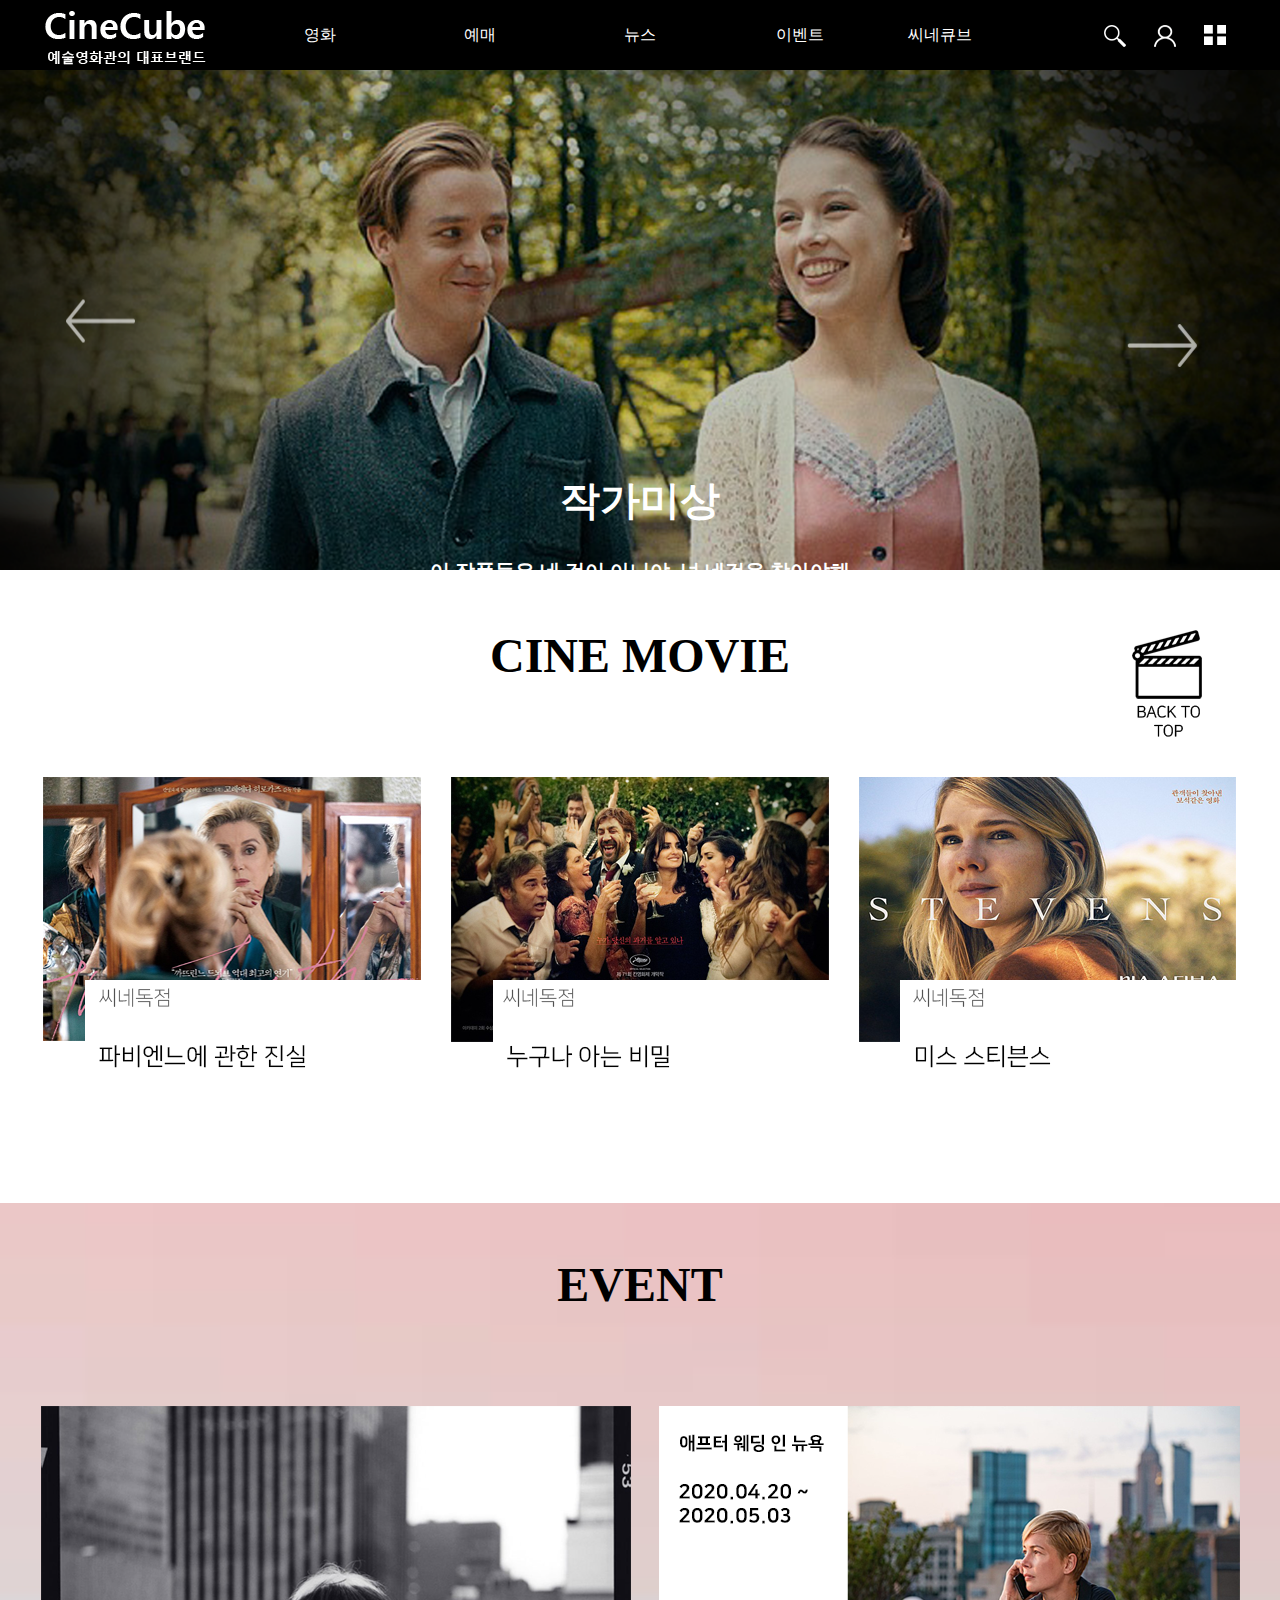
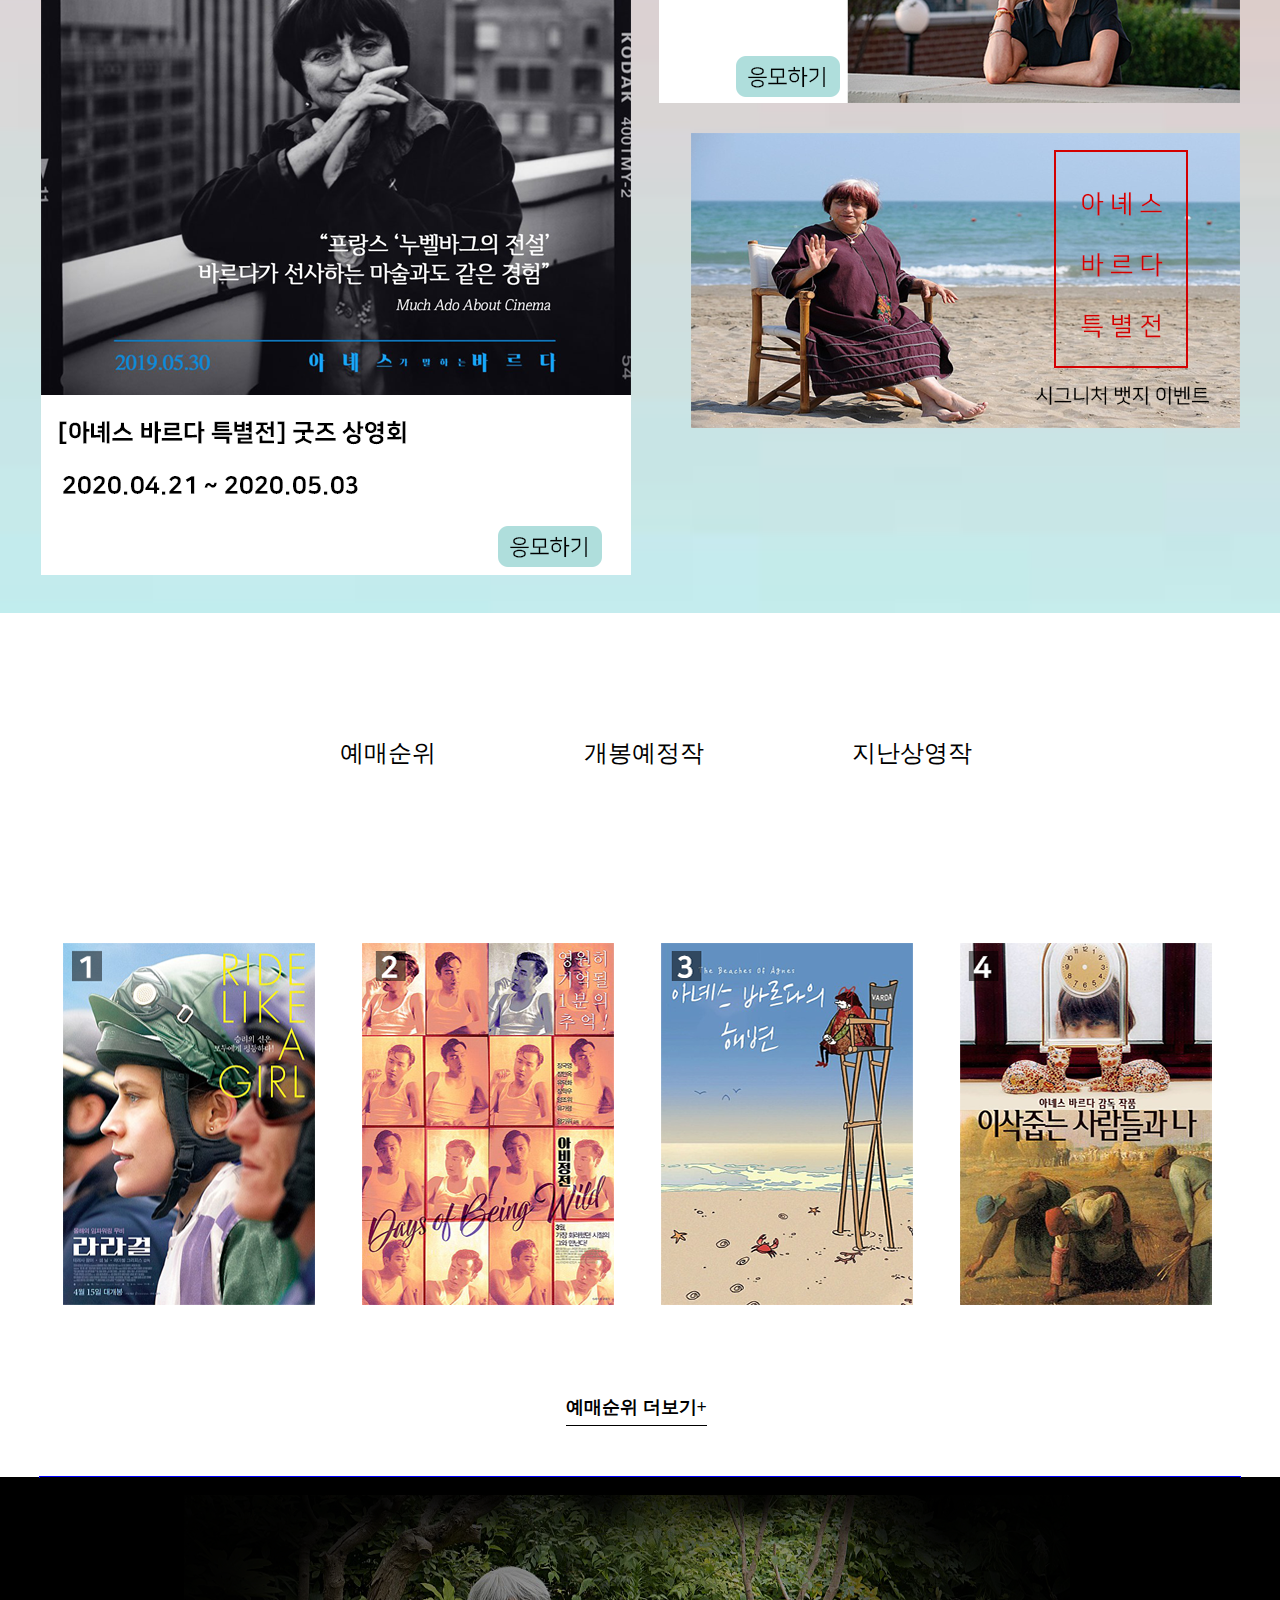
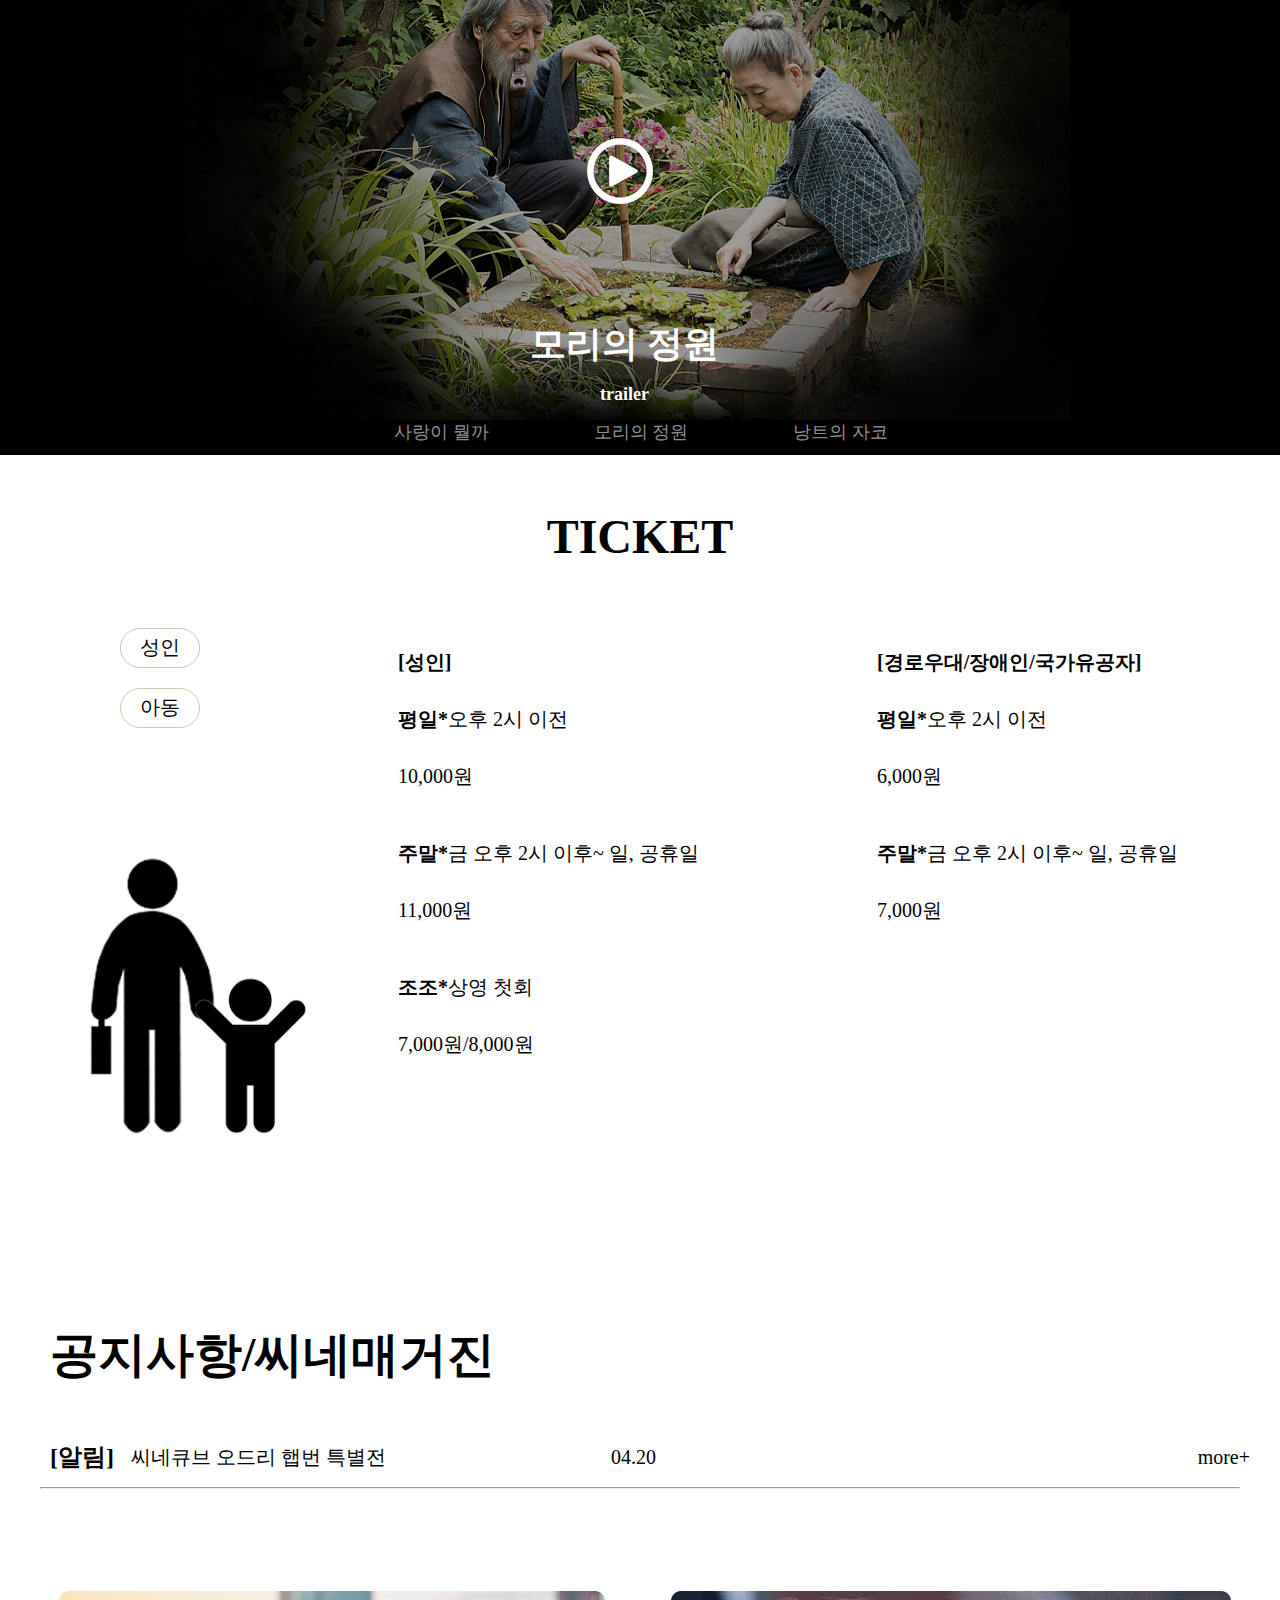
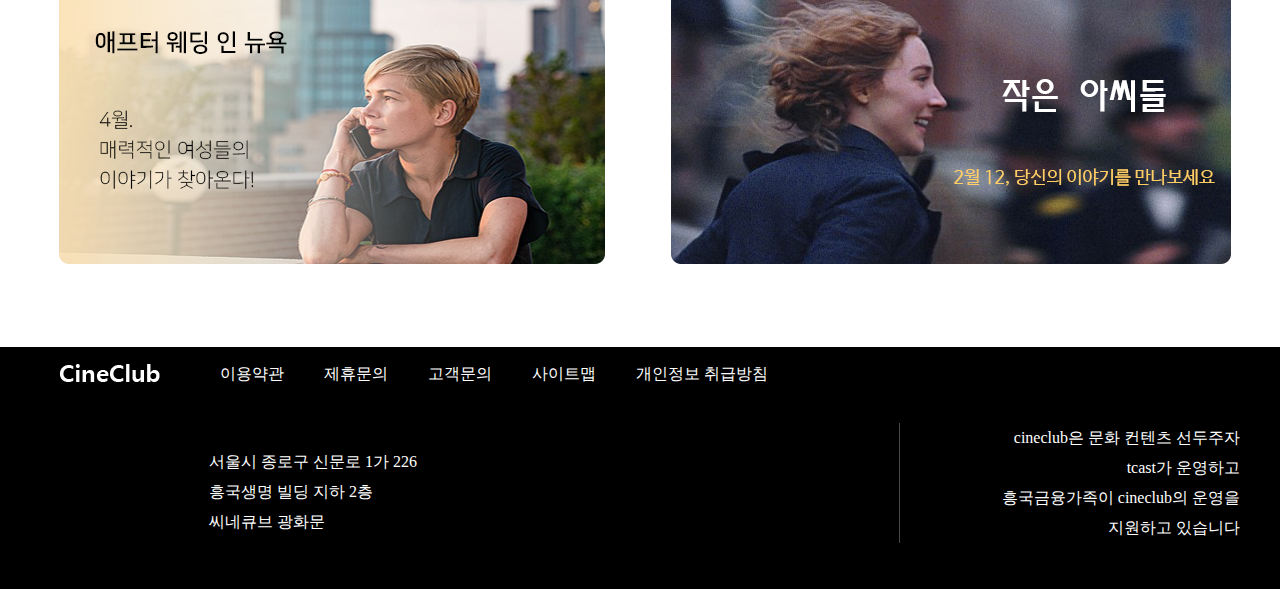
<file: index.html>
<!DOCTYPE html>
<html lang="en">
<head>
    <meta charset="UTF-8">
    <meta name="viewport" content="width=device-width, initial-scale=1.0">
    <title>cinecube_main</title>
<link href="01_main/style.css" rel="stylesheet">
<script src="https://ajax.googleapis.com/ajax/libs/jquery/3.4.1/jquery.min.js"></script>
<script src="01_main/custom.js" type="text/javascript"></script>
</head>

<body>
    <header>
        
        <div class="wrap">
            <div class="logo">
                <a href="01_main/index.html"><img src="01_main/img/1.png" alt="logo"></a>
            </div>
        	
            <ul class="gnb">
                <li><a href="#">영화</a>
					<ul class="sub">
                    	<li><a href="02_movie/movie.html">현재상영작</a></li>
                        <li><a href="#">상영예정작</a></li>
                        <li><a href="#">지난상영작</a></li>
                        <li><a href="#">씨네큐브 수입 배급작</a></li>
                        <li><a href="#">기획전</a></li>
                    </ul>
                </li>
                <li><a href="#">예매</a>
					<ul class="sub">
                    	<li><a href="03_ticket/ticket.html">예매</a></li>
                        <li><a href="#">예매 확인/취소</a></li>
                        <li><a href="#">상영시간표</a></li>
                        <li><a href="#">비회원예매</a></li>
                        <li><a href="#">비회원예매 확인/취소</a></li>
                        <li><a href="#">예매 안내</a></li>
                    </ul>
                </li>
                <li><a href="#">뉴스</a>
                	<ul class="sub">
                    	<li><a href="05_notice/notice.html">공지사항</a></li>
                        <li><a href="#">뉴스레터</a></li>
                        <li><a href="#">매거진</a></li>
                            
                    </ul>
                </li>
                <li><a href="#">이벤트</a>
                	<ul class="sub">
                    	<li><a href="06_event/event.html">진행중 이벤트</a></li>
                        <li><a href="#">당첨자 발표</a></li>
                        <li><a href="#">종료 이벤트</a></li>
                        <li><a href="#">영화 토크</a></li>
                            
                    </ul>
                </li>
                <li><a href="#">씨네큐브</a>
                	<ul class="sub">
                    	<li><a href="04_intro/intro.html">씨네큐브</a></li>
                        <li><a href="#">시설안내</a></li>
                        <li><a href="#">관람안내</a></li>
                        <li><a href="#">위치안내</a></li>
                        <li><a href="#">주차안내</a></li>
                    
                    </ul>
                </li>
            </ul>
            <ul class="icon">
                <li class="searching"><a href="#"><img src="01_main/img/28.png"></a></li>
                <li><a href="#"><img src="01_main/img/29.png"></a></li>
                <li class="cube"><a href="#"><img src="01_main/img/30.png"></a></li>
        	</ul>
            <div class="aside_menu">
            	<button>로그인을 해주세요.</button>
             
                <div class="x_icon">
                	<img src="01_main/img/80.png" alt="x">
                </div>
                <div class="contents">
                	<div class="co1">
                    	<a href="#"><p>예매<br>확인/취소</p></a>
                    </div>
                    <div class="co2">
                    	<a href="#"><p>1:1문의</p></a>
                    </div>
                    <div class="co3">
                    	<a href="#"><p>멤버십<br>가이드</p></a>
                    </div>
                    <div class="co4">
                    	<a href="#"><p>고객문의</p></a>
                    </div>
                    
                </div>
                <div class="ad_b">
                	<img src="01_main/img/78.png">
                </div>
            </div><!--.aside_menu END-->
			<div class="aside_search">
            	<input type="search" id="search_box" placeholder="검색어를 입력하세요.">
               	<div class="x_icon">
                	<img src="01_main/img/80.png" alt="x">
                </div> 
                <div class="ad_b">
                	<img src="01_main/img/79.png">
                </div>
            </div>
      		
        </div>
        <div class="subBg"></div>
     	

    </header>
    <section id="one">  
    	<div class="top">
        	<img src="01_main/img/43.png">
        </div>  
    	<div class="wrap">
    		<ul class="slide">
            	<li>
                	<a href="#"><img src="01_main/img/2.png"></a>
                    <ul class="text">
                    	<li>작가미상</li>
                    	<li>이 작품들은 네 것이 아니야. 넌 네것을 찾아야해</li>

                	</ul>
                </li>
                <li>
                	<a href="#"><img src="01_main/img/811.png"></a>
                	<ul class="text">
                    	<li>아비정전</li>
                    	<li>1분이 쉽게 지날 줄 알았는데 영원할 수도 있더군요.</li>

                	</ul>
                </li>
         		<li>
                	<a href="#"><img src="01_main/img/822.png"></a>
                    <ul class="text">
                    	<li>라 라 걸</li>
                    	<li>승리의 신은 모두에게 평등해</li>

                	</ul>
                </li>



            </ul><!--.slide END-->
 
           	<div class="direct">
            	<button class="left"><img src="01_main/img/4.png" alt="left"></button>
                <button class="right"><img src="01_main/img/3.png" alt="right"></button>
            </div>
    </section>
    
    <section id="two">
        <div class="wrap">
                <h2>CINE MOVIE</h2>
                <div class="list">
                    <img src="01_main/img/5.png">
                    <img src="01_main/img/6.png">
                    <img src="01_main/img/7.png">
                </div>
        </div>

    </section>
    <section id="three">
    	<div class="wrap">
            <h2>EVENT</h2>
            
            <div class="first">
            	<img src="01_main/img/27.png">
                <a href="#"><img src="01_main/img/21.png"></a>
               
            </div>
             <div class="second">
            	<img src="01_main/img/26.png">
                <a href="#"><img src="01_main/img/21.png"></a>
               
            </div>
             <div class="third">
            	<img src="01_main/img/10.png">
               
            </div>
            
         </div><!-- wrap end-->
    </section>
    <section id="four">
    	<div class="wrap">
        	<ul>
            	<li id="ranking"><a href="#">예매순위</a></li>
                <li id="coming"><a href="#">개봉예정작</a></li>
                <li id="previous"><a href="#">지난상영작</a></li>
            </ul>
            <div class="img_list">
            	<a href="#"><img src="01_main/img/13.png"></a>					                <a href="#"><img src="01_main/img/14.png"></a>               
                <a href="#"><img src="01_main/img/15.png"></a>				                <a href="#"><img src="01_main/img/16.png"></a>     		    <button class="more"><a href="02_movie/movie.html">예매순위 더보기+</a></button>
            </div>

            <div class="coming_list">
            	<a href="#"><img src="01_main/img/83.png"></a>					                <a href="#"><img src="01_main/img/84.png"></a>               
                <a href="#"><img src="01_main/img/85.png"></a>				                <a href="#"><img src="01_main/img/86.png"></a>     		    <button class="more "><a href="#">개봉예정작 더보기+</a></button>
            </div>

            <div class="previous_list">
            	<a href="#"><img src="01_main/img/87.png"></a>					                <a href="#"><img src="01_main/img/88.png"></a>               
                <a href="#"><img src="01_main/img/89.png"></a>				                <a href="#"><img src="01_main/img/90.png"></a>     			<button class="more"><a href="#">지난상영작 더보기+</a></button>
            </div>
  
        </div><!--wrap END-->	
    </section>
    <section id="five">
    	<div class="wrap">
        	<div class="to">
                <div class="bg">
                    <img class="bg1" src="01_main/img/22.png">
                    <img class="bg2" src="01_main/img/23.png">
                    <img class="bg3" src="01_main/img/91.png">
                </div>
                <div class="play">
                    <img src="01_main/img/24.png">
                </div>
                <div class="tit">
                	<div class="tit1">
                        <h3>모리의 정원</h3>
                        <h5>trailer</h5>
                    </div>
                    <div class="tit2">
                        <h3>사랑이 뭘까</h3>
                        <h5>trailer</h5>
                    </div>
                     <div class="tit3">
                        <h3>낭트의 자코</h3>
                        <h5>trailer</h5>
                    </div>
                </div>
             </div>
             
            <ul class="bottom">
            	<li class="love"><button>사랑이 뭘까</button></li>
                <li class="garden"><button>모리의 정원</button></li>
                <li class="jaco"><button>낭트의 자코</button></li>
            </ul>
        </div>
    </section>
    <section id="six">
    	<div class="wrap">
        	<h2>TICKET</h2>
            <button class="adult">성인</button>
            <button class="kid">아동</button>
            <div class="sticker">
            	<img src="01_main/img/17.png">
                <img src="01_main/img/18.png">
            </div>
            <div class="price_a au">
            	<div class="left">
                    <h3>[성인]</h3>
                    <h4>평일*<em>오후 2시 이전</em></h4>
                    <p>10,000원</p>
                        
                    
                    <h4>주말*<em>금 오후 2시 이후~ 일, 공휴일</em></h4>
                    <p>11,000원</p>
                    
                    <h4>조조*<em>상영 첫회</em></h4>
                    <p>7,000원/8,000원</p>
                 </div>
                 <div class="right">
                 	<h3>[경로우대/장애인/국가유공자]</h3>
                    <h4>평일*<em>오후 2시 이전</em></h4>
                    <p>6,000원</p>
                    
                    <h4>주말*<em>금 오후 2시 이후~ 일, 공휴일</em></h4>
                    <p>7,000원</p>
                        
                 
                 </div>
                
              
                
            </div>
            <div class="price_a k">
            	<div class="left">
                    <h3>[아동]</h3>
                    <h4>평일*<em>오후 2시 이전</em></h4>
                    <p>5,000원</p>
                        
                    
                    <h4>주말*<em>금 오후 2시 이후~ 일, 공휴일</em></h4>
                    <p>6,000원</p>
                    
                    <h4>조조*<em>상영 첫회</em></h4>
                    <p>3,000원/4,000원</p>
                 </div>
            
            </div>
        </div>
    </section>
    <section id="seven">
    	<div class="wrap">
        	<h2>공지사항/씨네매거진</h2>
            <ul class="notice" style="display:flex; width:100%;">
            	<li><strong>[알림]</strong></li>
                <li>씨네큐브 오드리 햅번 특별전</li>
                <li>04.20</li>
                <li><a href="05_notice/notice.html">more+</a></li>
            </ul>
            <hr>
            <ul class="ad">
            	<li><a href="#"><img src="01_main/img/19.png"></a></li>
                <li><a href="#"><img src="01_main/img/92.png"></a></li>
            </ul>
        </div>
  
    </section>
    <footer>
    	<div class="wrap">
        	<div class="b_logo">
            	<a href="../05_cine/index.html"><img src="01_main/img/25.png"></a>
            </div>
            <ul class="b_gnb">
            	<li><a href="#">이용약관</a></li>
                <li><a href="#">제휴문의</a></li>
                <li><a href="#">고객문의</a></li>
                <li><a href="#">사이트맵</a></li>
                <li><a href="#">개인정보 취급방침</a></li>
            </ul>
            <div class="b_left">
            	<p>서울시  종로구 신문로 1가 226<br>
				흥국생명 빌딩 지하 2층<br>
				씨네큐브 광화문</p>
            </div>

            
            <div class="b_right">
            <p>cineclub은 문화 컨텐츠 선두주자<br> 
			   tcast가 운영하고 <br>
			   흥국금융가족이 cineclub의 운영을 <br>
			   지원하고 있습니다</p>
            </div>
        </div>
    </footer>
</body>
</html>
</file>
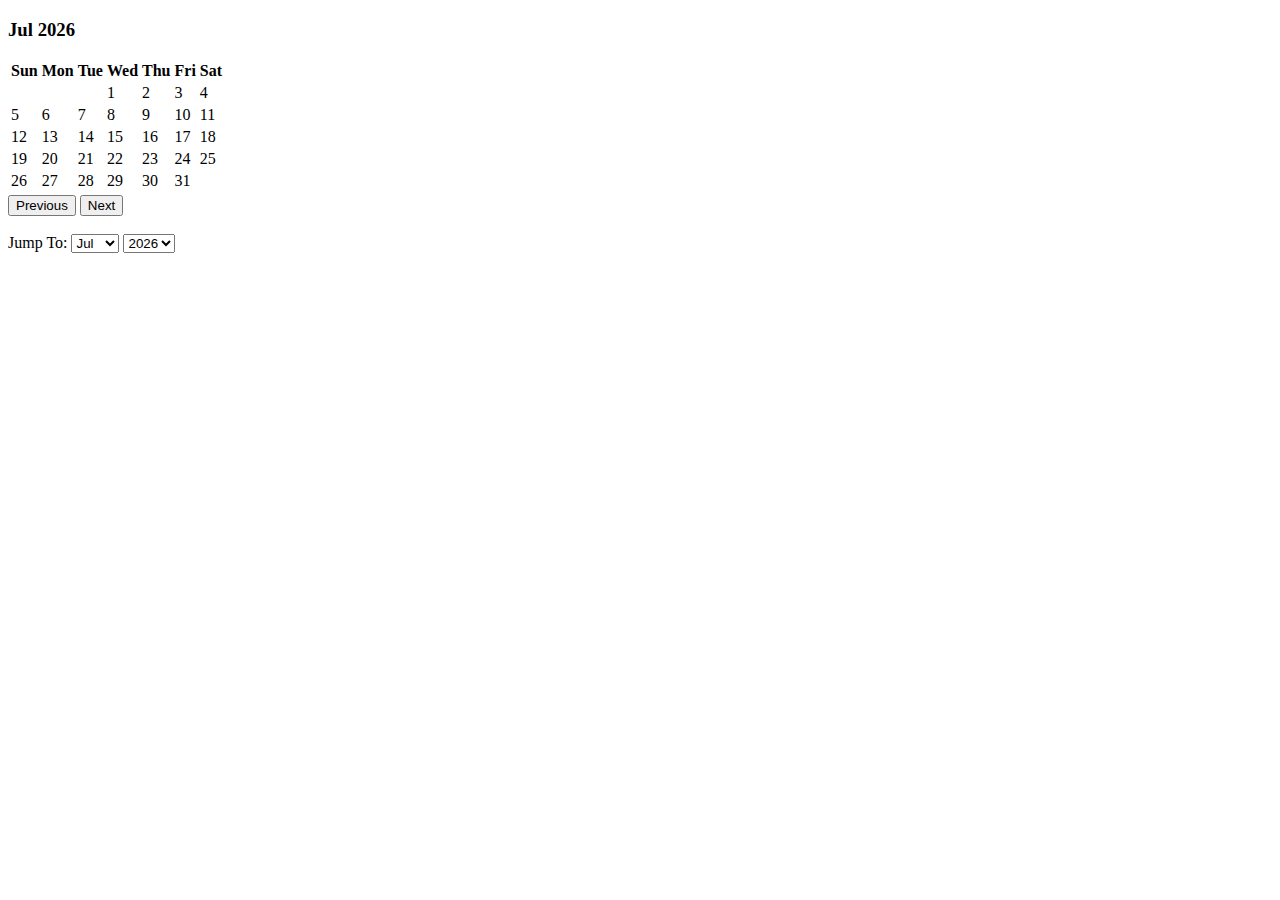
<file: 03_ticket/index.html>
<!DOCTYPE html>
<html lang="en">
<head>
    <meta charset="UTF-8">
    <title>Calendar</title>

    <meta name="viewport" content="width=device-width, initial-scale=1, shrink-to-fit=no">
    <!-- Bootstrap CSS -->
    <link rel="stylesheet" href="https://stackpath.bootstrapcdn.com/bootstrap/4.1.0/css/bootstrap.min.css"
          integrity="sha384-9gVQ4dYFwwWSjIDZnLEWnxCjeSWFphJiwGPXr1jddIhOegiu1FwO5qRGvFXOdJZ4" crossorigin="anonymous">

</head>
<body>
<div class="container col-sm-4 col-md-7 col-lg-4 mt-5">
    <div class="card">
        <h3 class="card-header" id="monthAndYear"></h3>
        <table class="table table-bordered table-responsive-sm" id="calendar">
            <thead>
            <tr>
                <th>Sun</th>
                <th>Mon</th>
                <th>Tue</th>
                <th>Wed</th>
                <th>Thu</th>
                <th>Fri</th>
                <th>Sat</th>
            </tr>
            </thead>

            <tbody id="calendar-body">

            </tbody>
        </table>

        <div class="form-inline">

            <button class="btn btn-outline-primary col-sm-6" id="previous" onclick="previous()">Previous</button>

            <button class="btn btn-outline-primary col-sm-6" id="next" onclick="next()">Next</button>
        </div>
        <br/>
        <form class="form-inline">
            <label class="lead mr-2 ml-2" for="month">Jump To: </label>
            <select class="form-control col-sm-4" name="month" id="month" onchange="jump()">
                <option value=0>Jan</option>
                <option value=1>Feb</option>
                <option value=2>Mar</option>
                <option value=3>Apr</option>
                <option value=4>May</option>
                <option value=5>Jun</option>
                <option value=6>Jul</option>
                <option value=7>Aug</option>
                <option value=8>Sep</option>
                <option value=9>Oct</option>
                <option value=10>Nov</option>
                <option value=11>Dec</option>
            </select>


            <label for="year"></label><select class="form-control col-sm-4" name="year" id="year" onchange="jump()">
            <option value=1990>1990</option>
            <option value=1991>1991</option>
            <option value=1992>1992</option>
            <option value=1993>1993</option>
            <option value=1994>1994</option>
            <option value=1995>1995</option>
            <option value=1996>1996</option>
            <option value=1997>1997</option>
            <option value=1998>1998</option>
            <option value=1999>1999</option>
            <option value=2000>2000</option>
            <option value=2001>2001</option>
            <option value=2002>2002</option>
            <option value=2003>2003</option>
            <option value=2004>2004</option>
            <option value=2005>2005</option>
            <option value=2006>2006</option>
            <option value=2007>2007</option>
            <option value=2008>2008</option>
            <option value=2009>2009</option>
            <option value=2010>2010</option>
            <option value=2011>2011</option>
            <option value=2012>2012</option>
            <option value=2013>2013</option>
            <option value=2014>2014</option>
            <option value=2015>2015</option>
            <option value=2016>2016</option>
            <option value=2017>2017</option>
            <option value=2018>2018</option>
            <option value=2019>2019</option>
            <option value=2020>2020</option>
            <option value=2021>2021</option>
            <option value=2022>2022</option>
            <option value=2023>2023</option>
            <option value=2024>2024</option>
            <option value=2025>2025</option>
            <option value=2026>2026</option>
            <option value=2027>2027</option>
            <option value=2028>2028</option>
            <option value=2029>2029</option>
            <option value=2030>2030</option>
        </select></form>
    </div>
</div>
<!--<button name="jump" onclick="jump()">Go</button>-->
<script src="scripts.js"></script>

<!-- Optional JavaScript for bootstrap -->
<!-- jQuery first, then Popper.js, then Bootstrap JS -->
<script src="https://code.jquery.com/jquery-3.3.1.slim.min.js"
        integrity="sha384-q8i/X+965DzO0rT7abK41JStQIAqVgRVzpbzo5smXKp4YfRvH+8abtTE1Pi6jizo"
        crossorigin="anonymous"></script>
<script src="https://cdnjs.cloudflare.com/ajax/libs/popper.js/1.14.0/umd/popper.min.js"
        integrity="sha384-cs/chFZiN24E4KMATLdqdvsezGxaGsi4hLGOzlXwp5UZB1LY//20VyM2taTB4QvJ"
        crossorigin="anonymous"></script>
<script src="https://stackpath.bootstrapcdn.com/bootstrap/4.1.0/js/bootstrap.min.js"
        integrity="sha384-uefMccjFJAIv6A+rW+L4AHf99KvxDjWSu1z9VI8SKNVmz4sk7buKt/6v9KI65qnm"
        crossorigin="anonymous"></script>


</body>
</html>
</file>
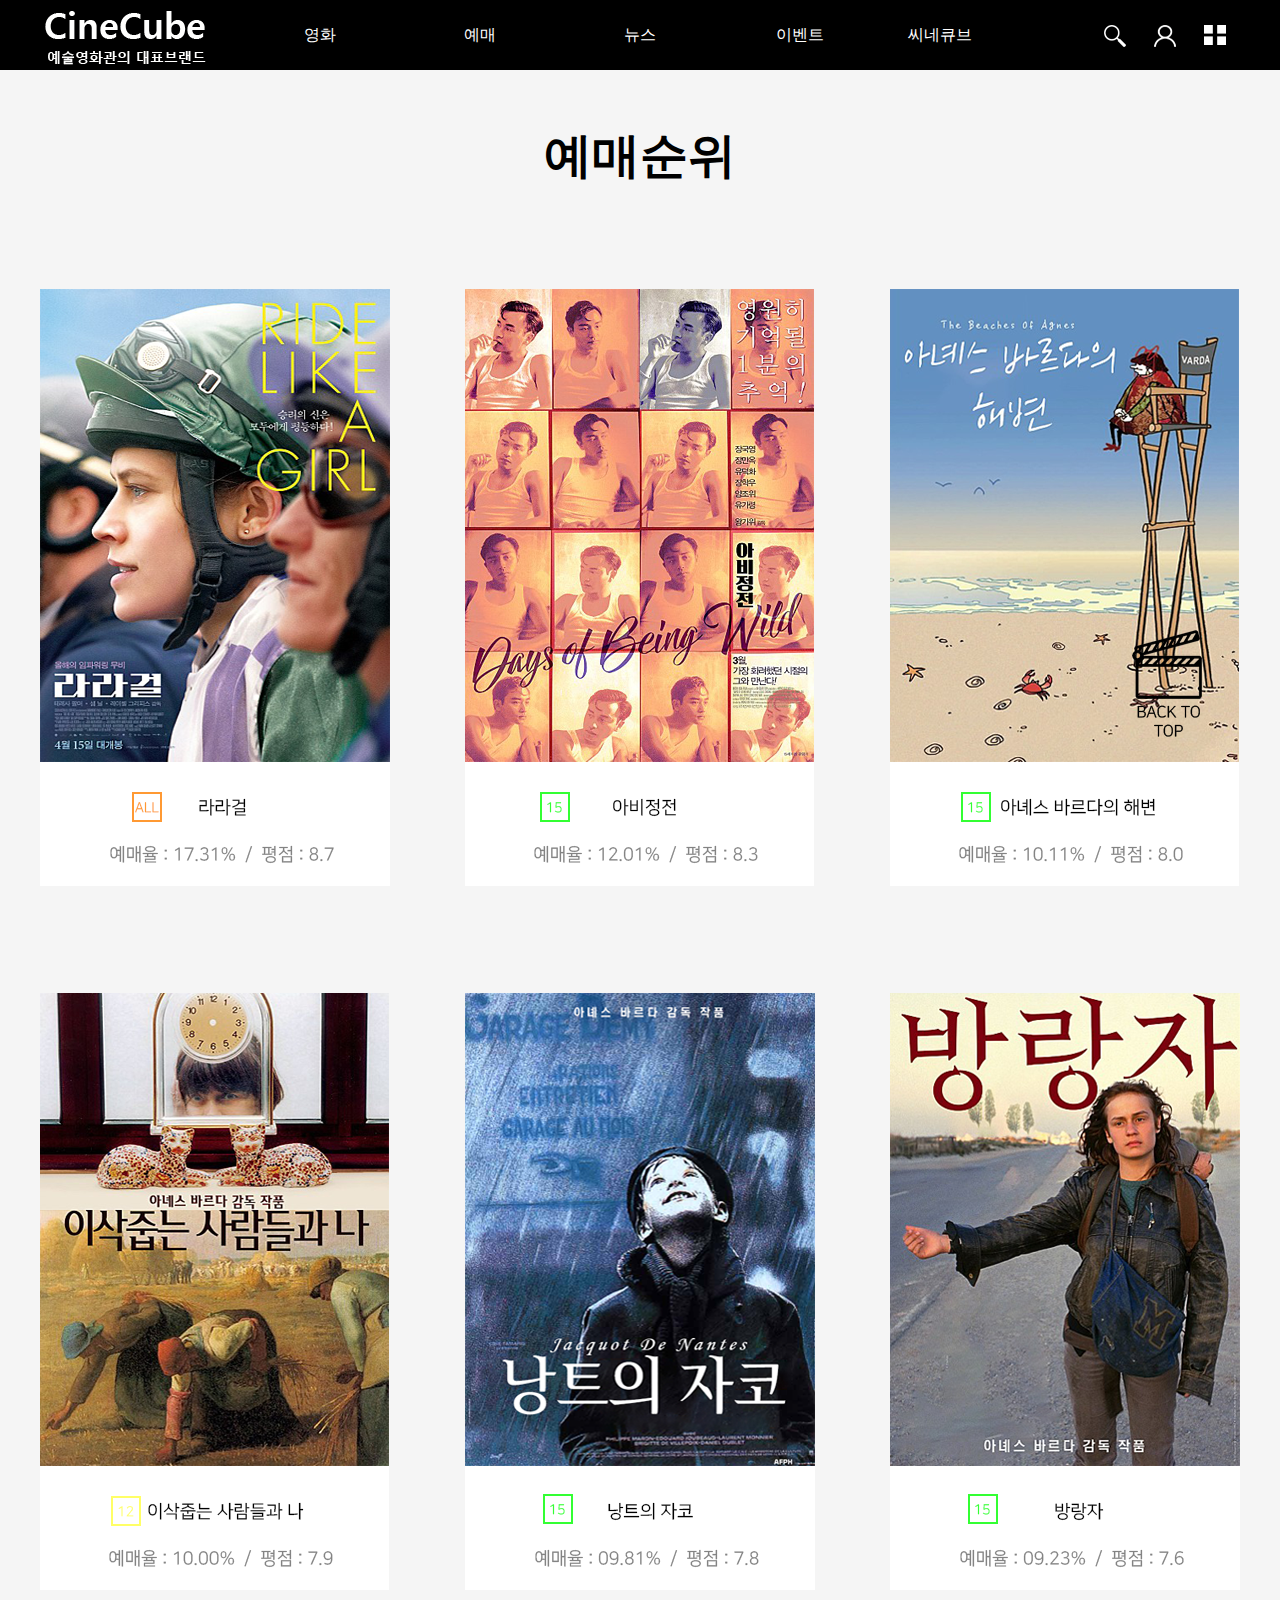
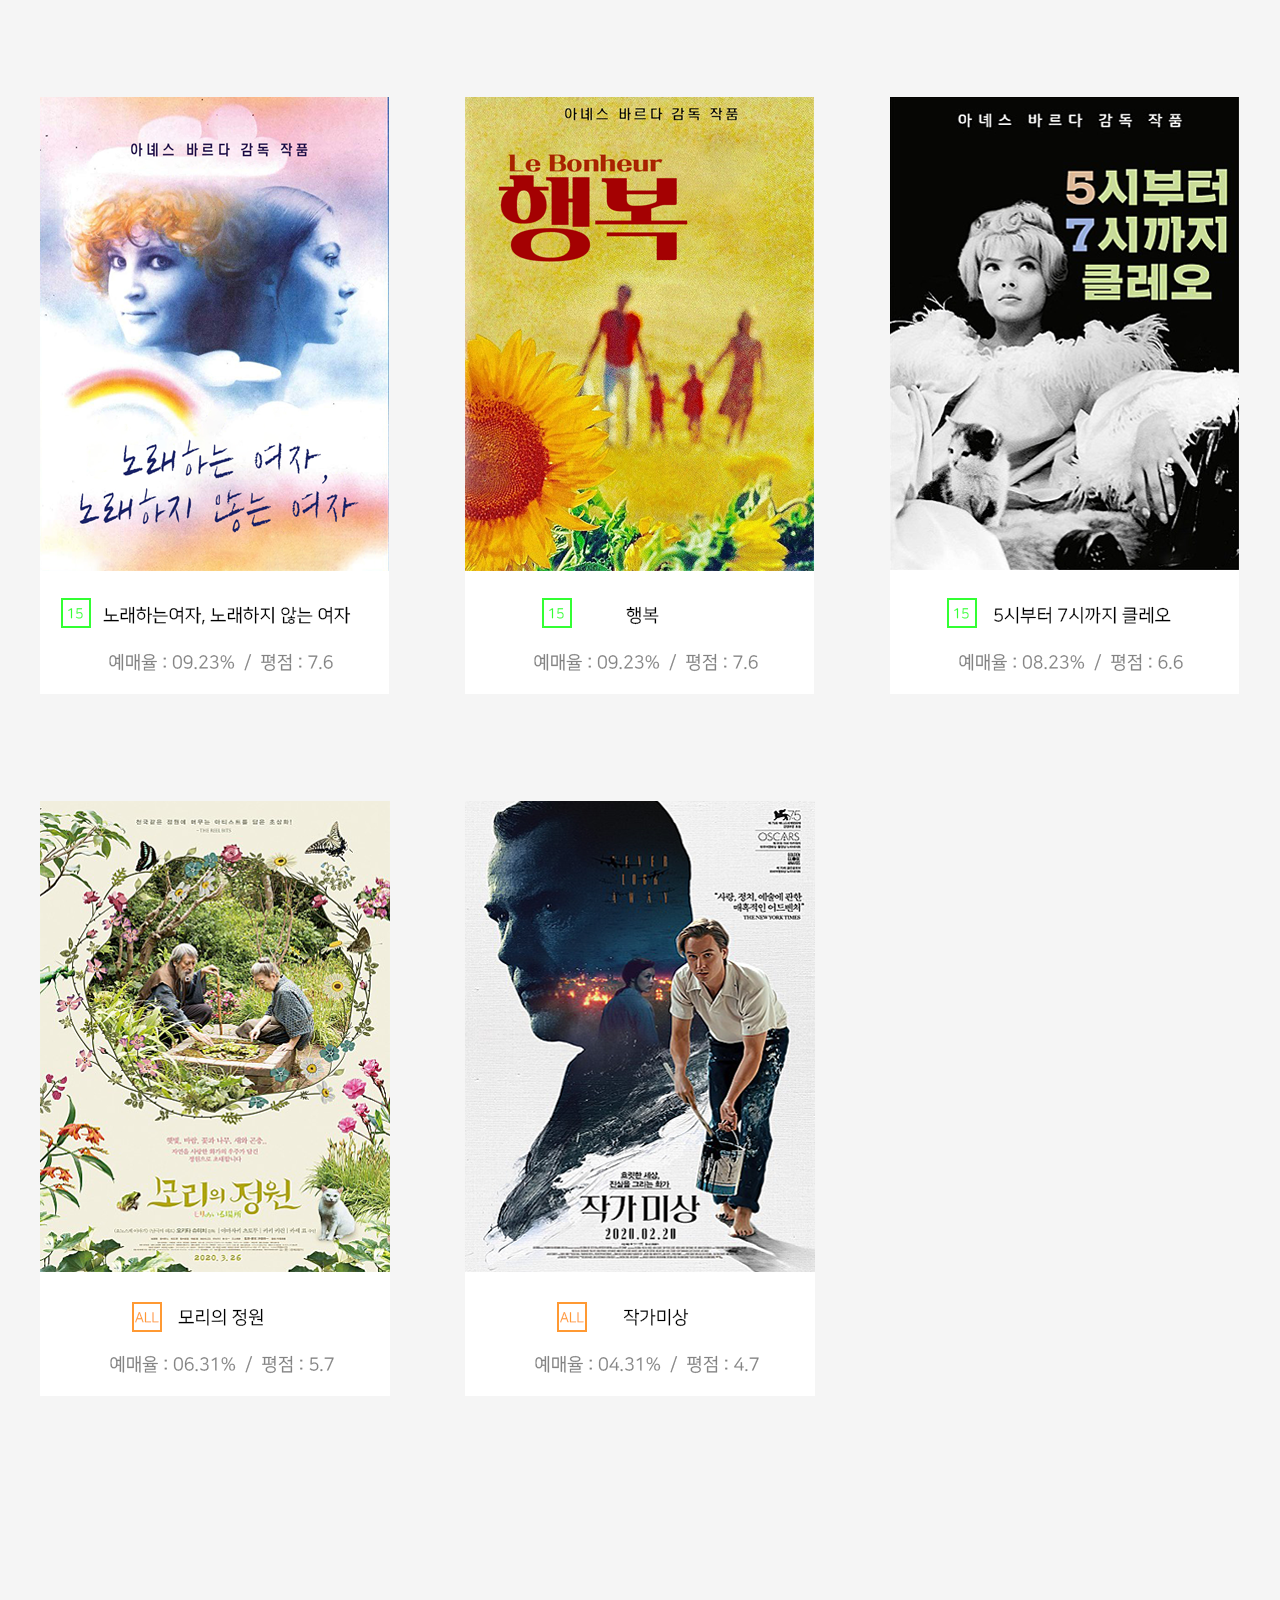
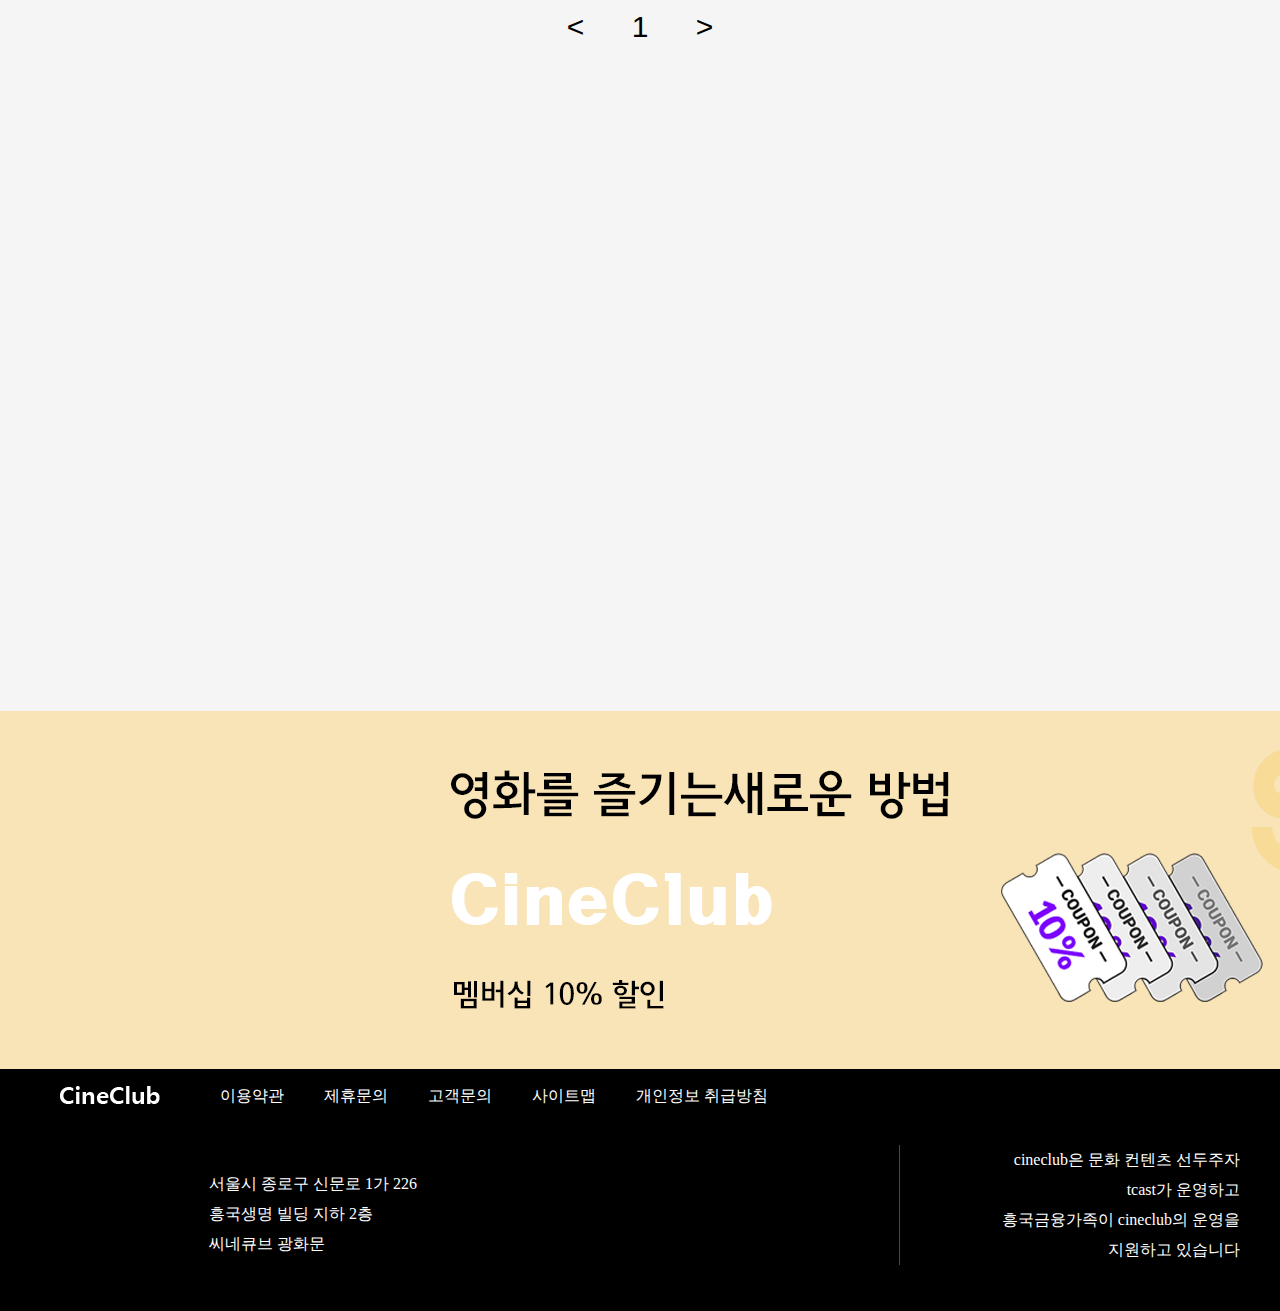
<file: 02_movie/movie.html>
<!doctype html>
<html>
<head>
<meta charset="utf-8">
<title>SHOWBOX_MOVIE</title>
<link href="style.css" rel="stylesheet">
<script src="https://ajax.googleapis.com/ajax/libs/jquery/3.4.1/jquery.min.js"></script>
<script src="custom.js" type="text/javascript"></script>
</head>

<body>
    <header>
        
        <div class="wrap">
            <div class="logo">
                <a href="../01_main/index.html"><img src="img/1.png" alt="logo"></a>
            </div>
        	
            <ul class="gnb">
                <li><a href="#">영화</a>
					<ul class="sub">
                    	<li><a href="movie.html">현재상영작</a></li>
                        <li><a href="#">상영예정작</a></li>
                        <li><a href="#">지난상영작</a></li>
                        <li><a href="#">씨네큐브 수입 배급작</a></li>
                        <li><a href="#">기획전</a></li>
                    </ul>
                </li>
                <li><a href="#">예매</a>
					<ul class="sub">
                    	<li><a href="../03_ticket/ticket.html">예매</a></li>
                        <li><a href="#">예매 확인/취소</a></li>
                        <li><a href="#">상영시간표</a></li>
                        <li><a href="#">비회원예매</a></li>
                        <li><a href="#">비회원예매 확인/취소</a></li>
                        <li><a href="#">예매 안내</a></li>
                    </ul>
                </li>
                <li><a href="#">뉴스</a>
                	<ul class="sub">
                    	<li><a href="../05_notice/notice.html">공지사항</a></li>
                        <li><a href="#">뉴스레터</a></li>
                        <li><a href="#">매거진</a></li>
                            
                    </ul>
                </li>
                <li><a href="#">이벤트</a>
                	<ul class="sub">
                    	<li><a href="../06_event/event.html">진행중 이벤트</a></li>
                        <li><a href="#">당첨자 발표</a></li>
                        <li><a href="#">종료 이벤트</a></li>
                        <li><a href="#">영화 토크</a></li>
                            
                    </ul>
                </li>
                <li><a href="#">씨네큐브</a>
                	<ul class="sub">
                    	<li><a href="../04_intro/intro.html">씨네큐브</a></li>
                        <li><a href="#">시설안내</a></li>
                        <li><a href="#">관람안내</a></li>
                        <li><a href="#">위치안내</a></li>
                        <li><a href="#">주차안내</a></li>
                    
                    </ul>
                </li>
            </ul>
            <ul class="icon">
                <li class="searching"><a href="#"><img src="img/28.png"></a></li>
                <li><a href="#"><img src="img/29.png"></a></li>
                <li class="cube"><a href="#"><img src="img/30.png"></a></li>
        	</ul>
            <div class="aside_menu">
            	<button>로그인을 해주세요.</button>
             
                <div class="x_icon">
                	<img src="img/80.png" alt="x">
                </div>
                <div class="contents">
                	<div class="co1">
                    	<a href="#"><p>예매<br>확인/취소</p></a>
                    </div>
                    <div class="co2">
                    	<a href="#"><p>1:1문의</p></a>
                    </div>
                    <div class="co3">
                    	<a href="#"><p>멤버십<br>가이드</p></a>
                    </div>
                    <div class="co4">
                    	<a href="#"><p>고객문의</p></a>
                    </div>
                    
                </div>
                <div class="ad_b">
                	<img src="img/78.png">
                </div>
            </div><!--.aside_menu END-->
			<div class="aside_search">
            	<input type="search" id="search_box" placeholder="검색어를 입력하세요.">
               	<div class="x_icon">
                	<img src="img/80.png" alt="x">
                </div> 
                <div class="ad_b">
                	<img src="img/79.png">
                </div>
            </div>
      		
        </div>
        <div class="subBg"></div>
     	

    </header>
    <section id="one">
    	<div class="top">
        	<img src="img/43.png">
        </div>
    	<div class="wrap">
    		<h2>예매순위</h2>
            <ul class="box">
            	<li><img src="img/31.png">
                	<ul id="sub">
                    	<li><button><a href="../03_ticket/ticket.html">예매</a></button></li>
                        <li><button>정보</button></li>
                    </ul>
                </li>
                <li><img src="img/32.png">
                	<ul id="sub">
                    	<li><button><a href="../03_ticket/ticket.html">예매</a></button></li>
                        <li><button>정보</button></li>
                    </ul>
                </li>
                <li><img src="img/33.png">
                	<ul id="sub">
                    	<li><button><a href="../03_ticket/ticket.html">예매</a></button></li>
                        <li><button>정보</button></li>
                    </ul>
                </li>
                <li><img src="img/34.png">
                	<ul id="sub">
                    	<li><button><a href="../03_ticket/ticket.html">예매</a></button></li>
                        <li><button>정보</button></li>
                    </ul>
               	</li>
                <li><img src="img/35.png">
                	<ul id="sub">
                    	<li><button><a href="../03_ticket/ticket.html">예매</a></button></li>
                        <li><button>정보</button></li>
                    </ul>
                </li>
                <li><img src="img/36.png">
                	<ul id="sub">
                    	<li><button><a href="../03_ticket/ticket.html">예매</a></button></li>
                        <li><button>정보</button></li>
                    </ul>	
                </li>
                <li><img src="img/37.png">
                	<ul id="sub">
                    	<li><button><a href="../03_ticket/ticket.html">예매</a></button></li>
                        <li><button>정보</button></li>
                    </ul>
                </li>
                <li><img src="img/38.png">
                	<ul id="sub">
                    	<li><button><a href="../03_ticket/ticket.html">예매</a></button></li>
                        <li><button>정보</button></li>
                    </ul>
                </li>
                <li><img src="img/39.png">
                	<ul id="sub">
                    	<li><button><a href="../03_ticket/ticket.html">예매</a></button></li>
                        <li><button>정보</button></li>
                    </ul>
                </li>
                <li><img src="img/40.png">
                	<ul id="sub">
                    	<li><button><a href="../03_ticket/ticket.html">예매</a></button></li>
                        <li><button>정보</button></li>
                    </ul>
                </li>
                <li><img src="img/41.png">
                	<ul id="sub">
                    	<li><button><a href="../03_ticket/ticket.html">예매</a></button></li>
                        <li><button>정보</button></li>
                    </ul>
                </li>
                
            </ul>
            
            <div class="page">
            	<button>&lt;</button>
                <button>1</button>
                <button>&gt;</button>
            </div>
            
            
           
    	</div>
        
    </section>
    <section id="ad">
        	<a href="#"></a><img src="img/42.png"></section>
    </section>
    <footer>
    	<div class="wrap">
        	<div class="b_logo">
            	<a href="../index.html"><img src="../02_movie/img/25.png"></a>
            </div>
            <ul class="b_gnb">
            	<li><a href="#">이용약관</a></li>
                <li><a href="#">제휴문의</a></li>
                <li><a href="#">고객문의</a></li>
                <li><a href="#">사이트맵</a></li>
                <li><a href="#">개인정보 취급방침</a></li>
            </ul>
            <div class="b_left">
            	<p>서울시  종로구 신문로 1가 226<br>
				흥국생명 빌딩 지하 2층<br>
				씨네큐브 광화문</p>
            </div>

            
            <div class="b_right">
            <p>cineclub은 문화 컨텐츠 선두주자<br> 
			   tcast가 운영하고 <br>
			   흥국금융가족이 cineclub의 운영을 <br>
			   지원하고 있습니다</p>
            </div>
        </div>
    </footer>
</body>
</html>
</file>
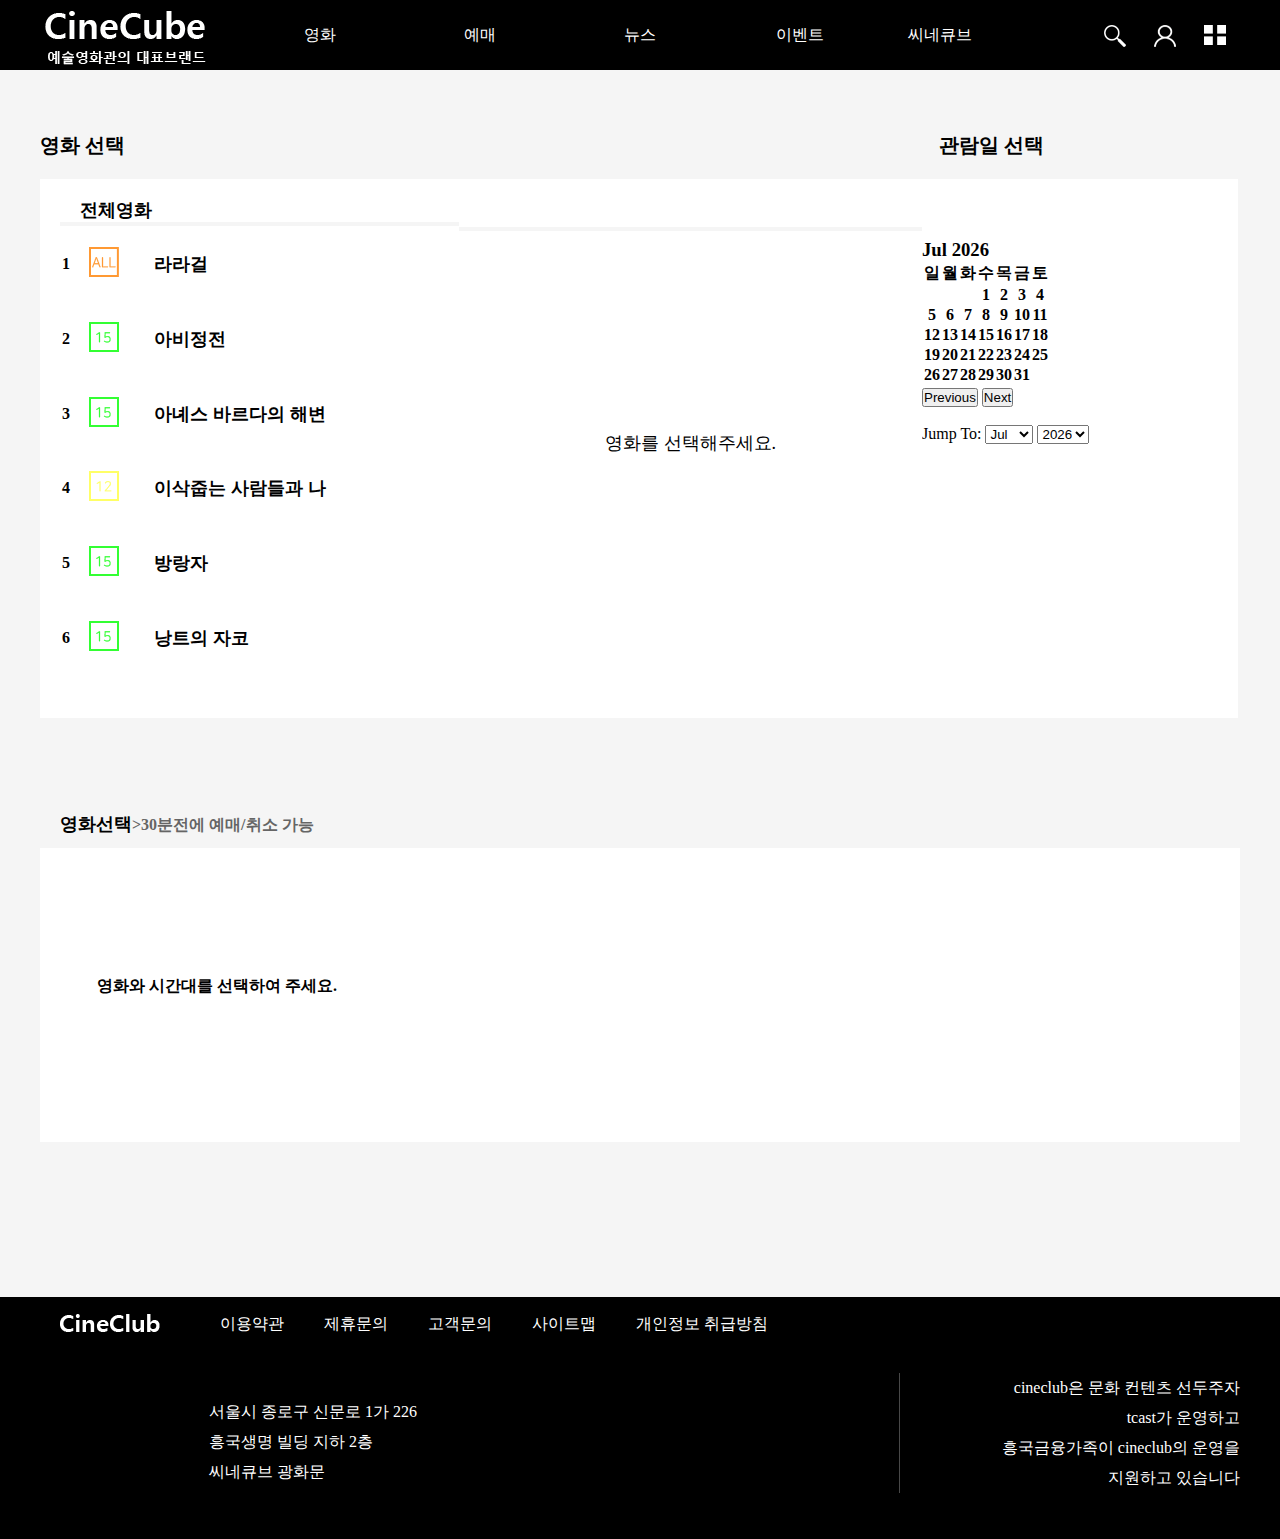
<file: 03_ticket/ticket.html>
<!doctype html>
<html>
<head>
<meta charset="utf-8">
<title>cinecube_ticket</title>

<link rel="stylesheet" href="https://stackpath.bootstrapcdn.com/bootstrap/4.1.0/css/bootstrap.min.css"
          integrity="sha384-9gVQ4dYFwwWSjIDZnLEWnxCjeSWFphJiwGPXr1jddIhOegiu1FwO5qRGvFXOdJZ4" crossorigin="anonymous">
<link href="style.css" rel="stylesheet">

<!--jquery라이브러리-->
<script src="https://ajax.googleapis.com/ajax/libs/jquery/3.4.1/jquery.min.js"></script>
<script src="jquery-ui.min.js"></script>



</head>

<body>
	 <header>
        
        <div class="wrap">
            <div class="logo">
                <a href="../index.html"><img src="img/1.png" alt="logo"></a>
            </div>
        	
            <ul class="gnb">
                <li><a href="#">영화</a>
					<ul class="sub">
                    	<li><a href="../02_movie/movie.html">현재상영작</a></li>
                        <li><a href="#">상영예정작</a></li>
                        <li><a href="#">지난상영작</a></li>
                        <li><a href="#">씨네큐브 수입 배급작</a></li>
                        <li><a href="#">기획전</a></li>
                    </ul>
                </li>
                <li><a href="#">예매</a>
					<ul class="sub">
                    	<li><a href="../03_ticket/ticket.html">예매</a></li>
                        <li><a href="#">예매 확인/취소</a></li>
                        <li><a href="#">상영시간표</a></li>
                        <li><a href="#">비회원예매</a></li>
                        <li><a href="#">비회원예매 확인/취소</a></li>
                        <li><a href="#">예매 안내</a></li>
                    </ul>
                </li>
                <li><a href="#">뉴스</a>
                	<ul class="sub">
                    	<li><a href="../05_notice/notice.html">공지사항</a></li>
                        <li><a href="#">뉴스레터</a></li>
                        <li><a href="#">매거진</a></li>
                            
                    </ul>
                </li>
                <li><a href="#">이벤트</a>
                	<ul class="sub">
                    	<li><a href="../06_event/event.html">진행중 이벤트</a></li>
                        <li><a href="#">당첨자 발표</a></li>
                        <li><a href="#">종료 이벤트</a></li>
                        <li><a href="#">영화 토크</a></li>
                            
                    </ul>
                </li>
                <li><a href="#">씨네큐브</a>
                	<ul class="sub">
                    	<li><a href="../04_intro/intro.html">씨네큐브</a></li>
                        <li><a href="#">시설안내</a></li>
                        <li><a href="#">관람안내</a></li>
                        <li><a href="#">위치안내</a></li>
                        <li><a href="#">주차안내</a></li>
                    
                    </ul>
                </li>
            </ul>
            <ul class="icon">
                <li class="searching"><a href="#"><img src="img/28.png"></a></li>
                <li><a href="#"><img src="img/29.png"></a></li>
                <li class="cube"><a href="#"><img src="img/30.png"></a></li>
        	</ul>
            <div class="aside_menu">
            	<button>로그인을 해주세요.</button>
             
                <div class="x_icon">
                	<img src="img/80.png" alt="x">
                </div>
                <div class="contents">
                	<div class="co1">
                    	<a href="#"><p>예매<br>확인/취소</p></a>
                    </div>
                    <div class="co2">
                    	<a href="#"><p>1:1문의</p></a>
                    </div>
                    <div class="co3">
                    	<a href="#"><p>멤버십<br>가이드</p></a>
                    </div>
                    <div class="co4">
                    	<a href="#"><p>고객문의</p></a>
                    </div>
                    
                </div>
                <div class="ad_b">
                	<img src="img/78.png">
                </div>
            </div><!--.aside_menu END-->
			<div class="aside_search">
            	<input type="search" id="search_box" placeholder="검색어를 입력하세요.">
               	<div class="x_icon">
                	<img src="img/80.png" alt="x">
                </div> 
                <div class="ad_b">
                	<img src="img/79.png">
                </div>
            </div>
      		
        </div>
        <div class="subBg"></div>
     	

    </header>
    <section id="one">
    	<div class="wrap">
    		<h2 id="choice">영화 선택</h2>
            <h2>관람일 선택</h2>
            
            <div class="box1">
            	<h3>전체영화</h3>
				<div class="bar"></div> 
                <table  borer="1" width="410px" height="450px">
                    <tr>
                        <td colspan="5">1</td>
                        <td colspan="6"><img src="img/70.png" alt="all"></td> 
                        <td colspan="6"><button id="bt" class="lala">라라걸</button></td>
                         
                    </tr>   
                    
                    <tr>
                        <td colspan="5">2</td>
                        <td colspan="6"><img src="img/71.png" alt="15"></td> 
                        <td colspan="6"><button id="bt" class="ahbi">아비정전</button></td>
                         
                    </tr>   
                    
                    <tr>
                        <td colspan="5">3</td>
                        <td colspan="6"><img src="img/71.png" alt="15"></td> 
                        <td colspan="6"><button id="bt" class="beach">아녜스 바르다의 해변</button></td>
                         
                    </tr>   
                    
                    <tr>
                        <td colspan="5">4</td>
                        <td colspan="6"><img src="img/69.png" alt="12"></td> 
                        <td colspan="6"><button id="bt" class="me">이삭줍는 사람들과 나</button> </td>
                         
                    </tr>   
                    
                    <tr>
                        <td colspan="5">5</td>
                        <td colspan="6"><img src="img/71.png" alt="15"></td> 
                        <td colspan="6"><button id="bt" class="roamer">방랑자</button></td>
                         
                    </tr>   
                    
                    <tr>
                        <td colspan="5">6</td>
                        <td colspan="6"><img src="img/71.png" alt="15"></td> 
                        <td colspan="6"><button id="bt" class="jaco">낭트의 자코 </button></td>
                         
                    </tr>   
                    
                      
            	</table>  
              
                   	
            </div>
            <div class="box2">
                
            	<div class="bar"></div> 
                <p>영화를 선택해주세요.</p>
                <div class="img">
                	
                    <div>
                	<img id="lala"src="img/72.png">
                    </div>
                    <div>
                    <img id="ahbi" src="img/76.png">
                    </div>
                    <div>
                    <img id="roamer"src="img/74.png">
                    </div>
                    <div>
                    <img id="jaco"src="img/75.png">
                    </div>
                    <div>
                    <img id="me"src="img/73.png">
                    </div>
                    <div>
                    <img id="beach"src="img/77.png">
                    </div>
                </div>
                    
            </div> 
           
            <div class="box3">
            	
                <div class="container">
                    <div class="card">
                        <h3 class="card-header" id="monthAndYear"></h3>
                        <table class="table table-bordered table-responsive-sm" id="calendar">
                            <thead>
                            <tr>
                                <th>일</th>
                                <th>월</th>
                                <th>화</th>
                                <th>수</th>
                                <th>목</th>
                                <th>금</th>
                                <th>토</th>
                            </tr>
                            </thead>
                
                            <tbody id="calendar-body">
                
                            </tbody>
                        </table>
                
                        <div class="form-inline">
                
                            <button class="btn btn-outline-primary col-sm-6" id="previous" onclick="previous()">Previous</button>
                
                            <button class="btn btn-outline-primary col-sm-6" id="next" onclick="next()">Next</button>
                        </div>
                        <br/>
                        <form class="form-inline">
                            <label class="lead mr-2 ml-2" for="month">Jump To: </label>
                            <select class="form-control col-sm-4" name="month" id="month" onchange="jump()">
                                <option value=0>Jan</option>
                                <option value=1>Feb</option>
                                <option value=2>Mar</option>
                                <option value=3>Apr</option>
                                <option value=4>May</option>
                                <option value=5>Jun</option>
                                <option value=6>Jul</option>
                                <option value=7>Aug</option>
                                <option value=8>Sep</option>
                                <option value=9>Oct</option>
                                <option value=10>Nov</option>
                                <option value=11>Dec</option>
                            </select>
                
                
                            <label for="year"></label><select class="form-control col-sm-4" name="year" id="year" onchange="jump()">
                            <option value=1990>1990</option>
                            <option value=1991>1991</option>
                            <option value=1992>1992</option>
                            <option value=1993>1993</option>
                            <option value=1994>1994</option>
                            <option value=1995>1995</option>
                            <option value=1996>1996</option>
                            <option value=1997>1997</option>
                            <option value=1998>1998</option>
                            <option value=1999>1999</option>
                            <option value=2000>2000</option>
                            <option value=2001>2001</option>
                            <option value=2002>2002</option>
                            <option value=2003>2003</option>
                            <option value=2004>2004</option>
                            <option value=2005>2005</option>
                            <option value=2006>2006</option>
                            <option value=2007>2007</option>
                            <option value=2008>2008</option>
                            <option value=2009>2009</option>
                            <option value=2010>2010</option>
                            <option value=2011>2011</option>
                            <option value=2012>2012</option>
                            <option value=2013>2013</option>
                            <option value=2014>2014</option>
                            <option value=2015>2015</option>
                            <option value=2016>2016</option>
                            <option value=2017>2017</option>
                            <option value=2018>2018</option>
                            <option value=2019>2019</option>
                            <option value=2020>2020</option>
                            <option value=2021>2021</option>
                            <option value=2022>2022</option>
                            <option value=2023>2023</option>
                            <option value=2024>2024</option>
                            <option value=2025>2025</option>
                            <option value=2026>2026</option>
                            <option value=2027>2027</option>
                            <option value=2028>2028</option>
                            <option value=2029>2029</option>
                            <option value=2030>2030</option>
                        </select></form>
                    </div>
                	
                </div>
              
            	
            	
            </div>
            
            <h3 class="tit">영화선택<strong>>30분전에 예매/취소 가능</strong></h3>
            <div class="box4">
            	<p>영화와 시간대를 선택하여 주세요.</p>
                <div class="shown">
                	<h3>2D/4관</h3>
                    <button>13:45</button>
                    <button>18:45</button>
                </div>
            </div>
    	</div><!--wrap END-->
       
    </section>
    
 	<footer>
    	<div class="wrap">
        	<div class="b_logo">
            	<a href="../index.html"><img src="../03_ticket/img/25.png"></a>
            </div>
            <ul class="b_gnb">
            	<li><a href="#">이용약관</a></li>
                <li><a href="#">제휴문의</a></li>
                <li><a href="#">고객문의</a></li>
                <li><a href="#">사이트맵</a></li>
                <li><a href="#">개인정보 취급방침</a></li>
            </ul>
            <div class="b_left">
            	<p>서울시  종로구 신문로 1가 226<br>
				흥국생명 빌딩 지하 2층<br>
				씨네큐브 광화문</p>
            </div>

            
            <div class="b_right">
            <p>cineclub은 문화 컨텐츠 선두주자<br> 
			   tcast가 운영하고 <br>
			   흥국금융가족이 cineclub의 운영을 <br>
			   지원하고 있습니다</p>
            </div>
        </div>
    </footer>
    <!--<button name="jump" onclick="jump()">Go</button>-->
<script src="scripts.js"></script>
<!-- Optional JavaScript for bootstrap -->

<script src="https://cdnjs.cloudflare.com/ajax/libs/popper.js/1.14.0/umd/popper.min.js"
        integrity="sha384-cs/chFZiN24E4KMATLdqdvsezGxaGsi4hLGOzlXwp5UZB1LY//20VyM2taTB4QvJ"
        crossorigin="anonymous"></script>
<script src="https://stackpath.bootstrapcdn.com/bootstrap/4.1.0/js/bootstrap.min.js"
        integrity="sha384-uefMccjFJAIv6A+rW+L4AHf99KvxDjWSu1z9VI8SKNVmz4sk7buKt/6v9KI65qnm"
        crossorigin="anonymous"></script>
        <!--custom js-->
<script src="custom.js" type="text/javascript"></script>
</body>
</html>
</file>
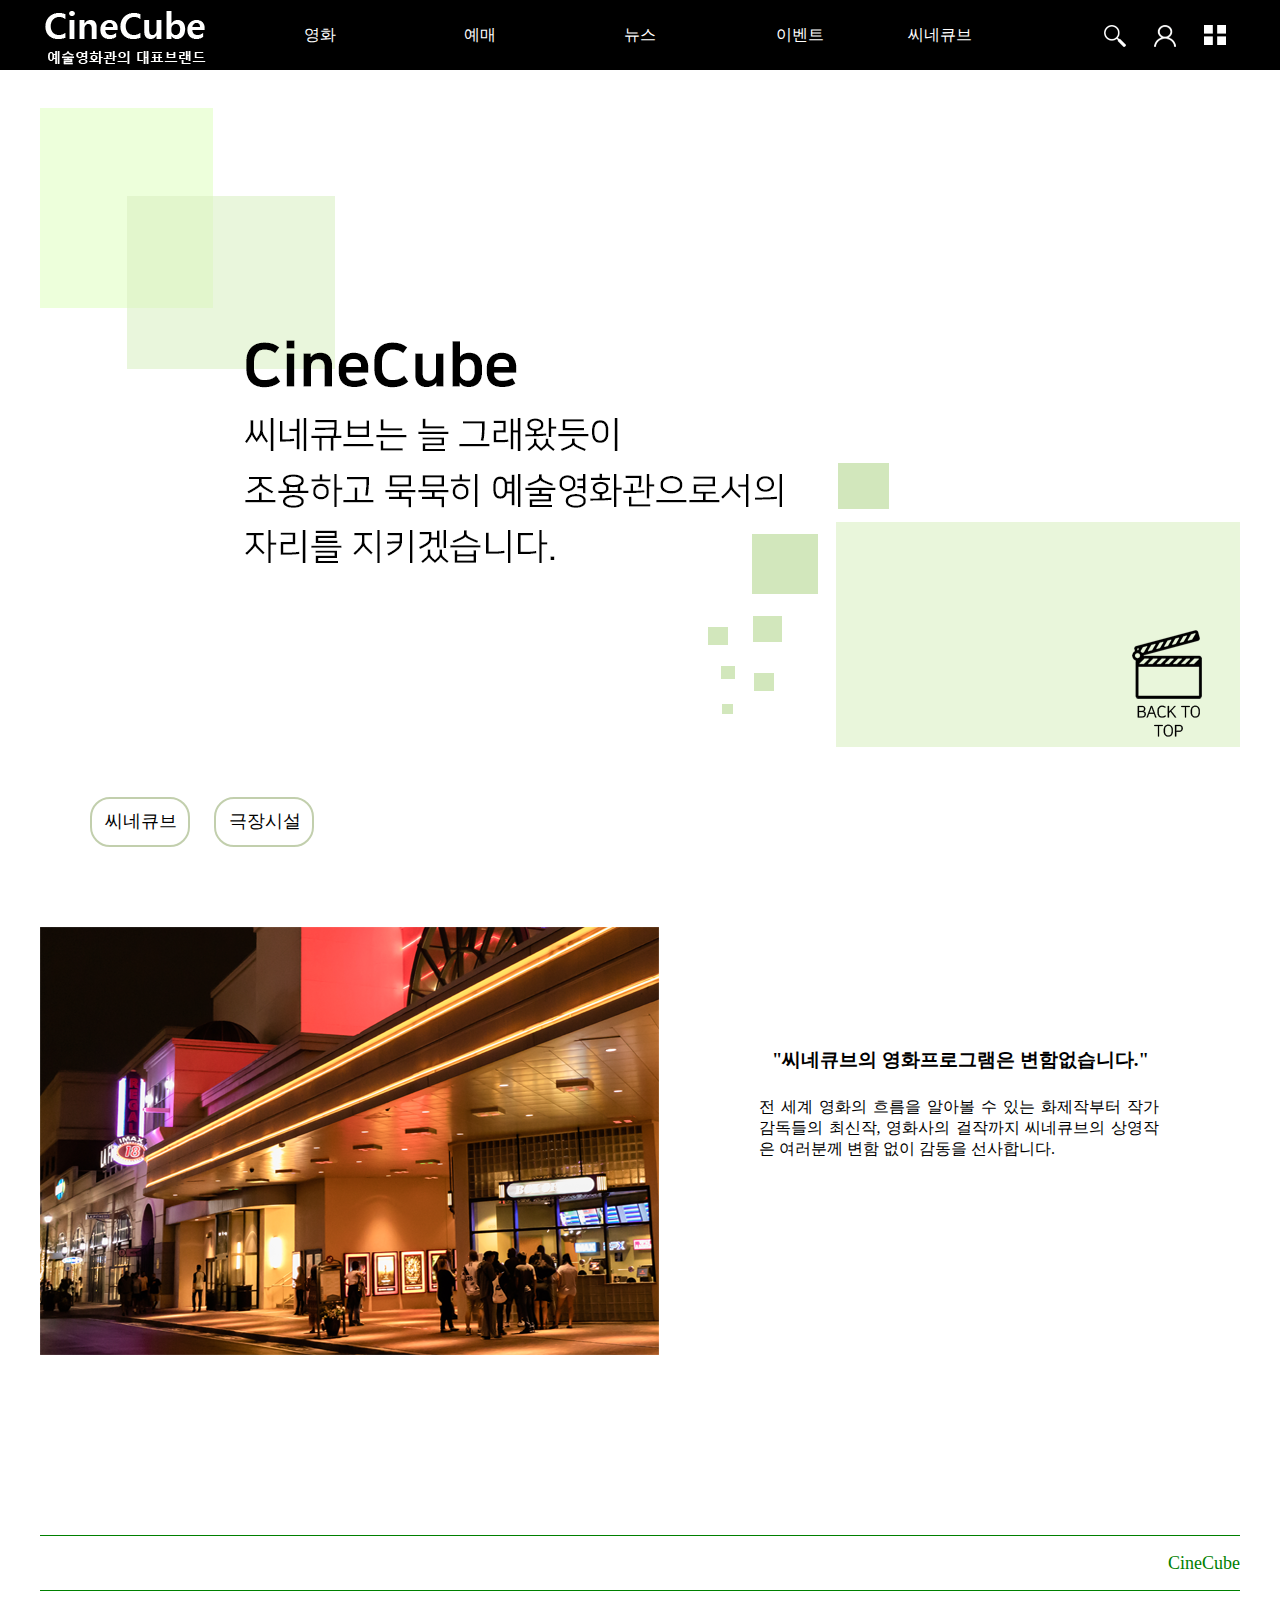
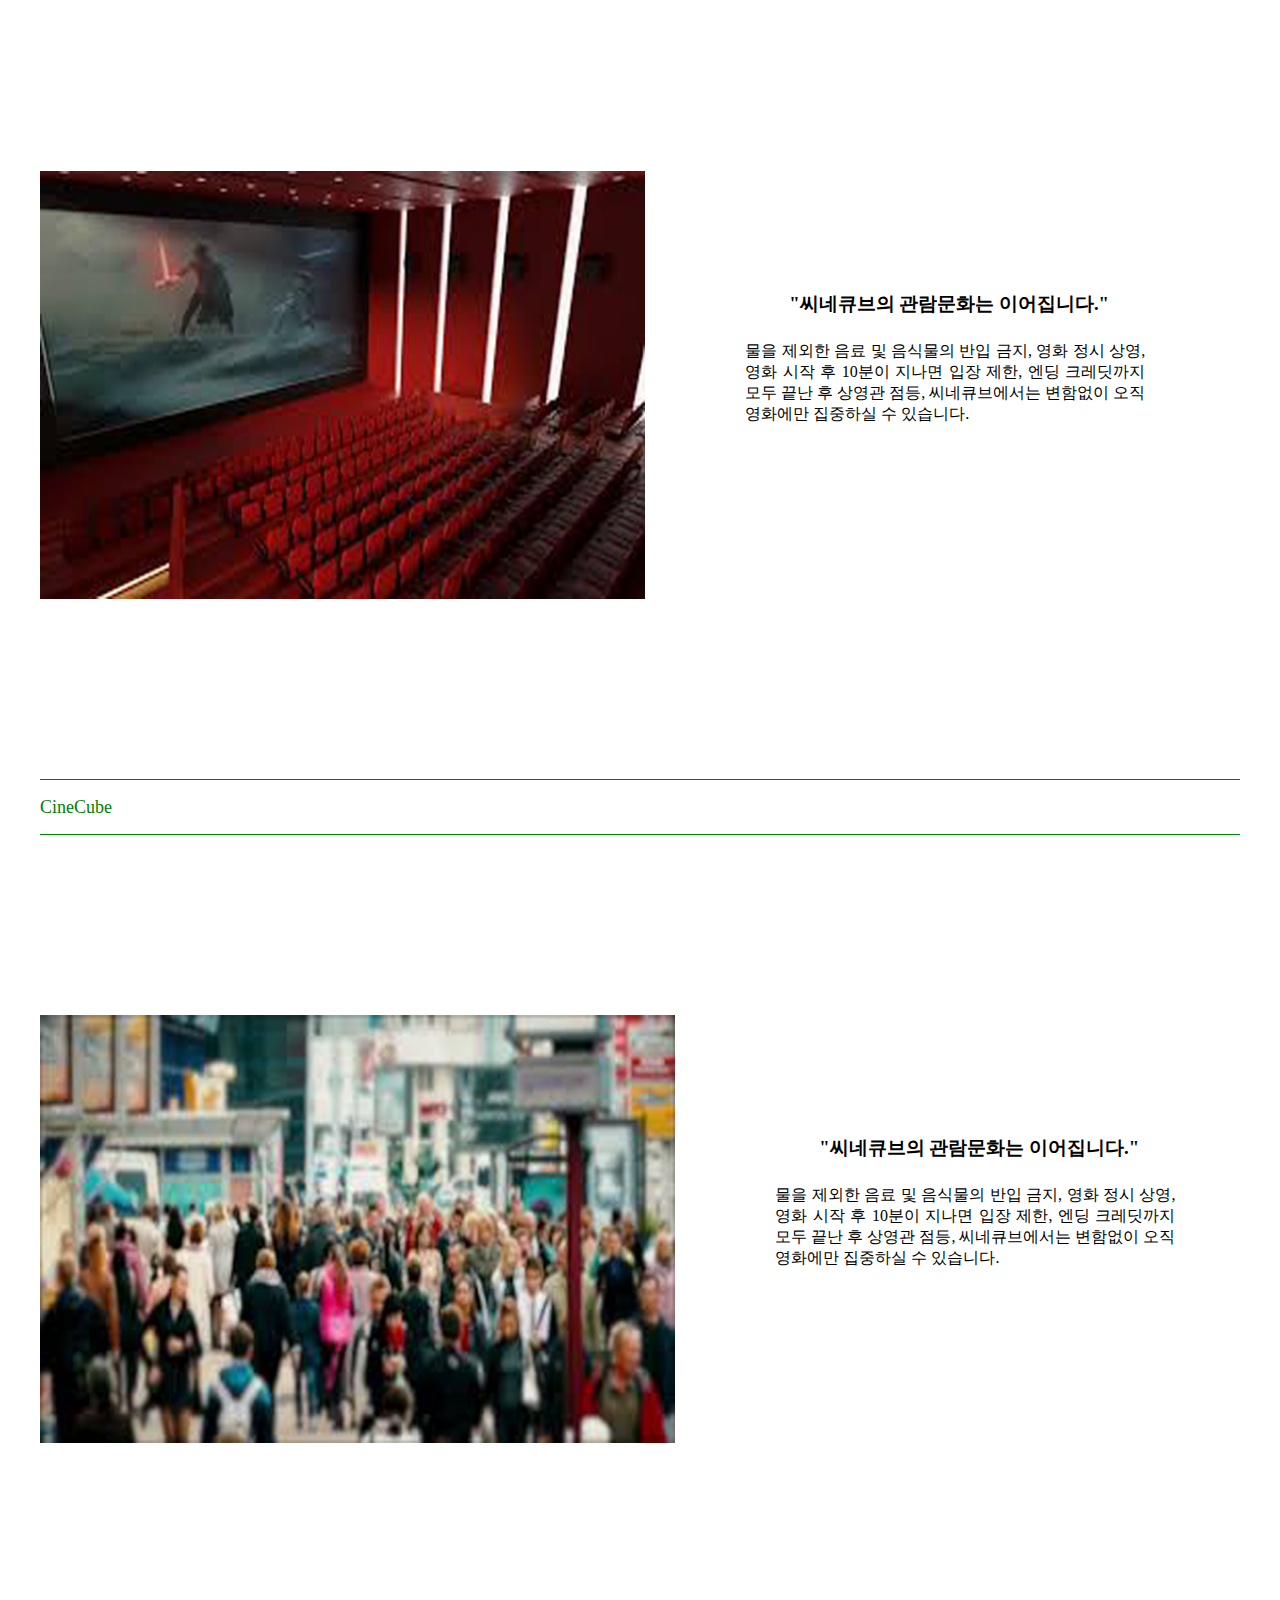
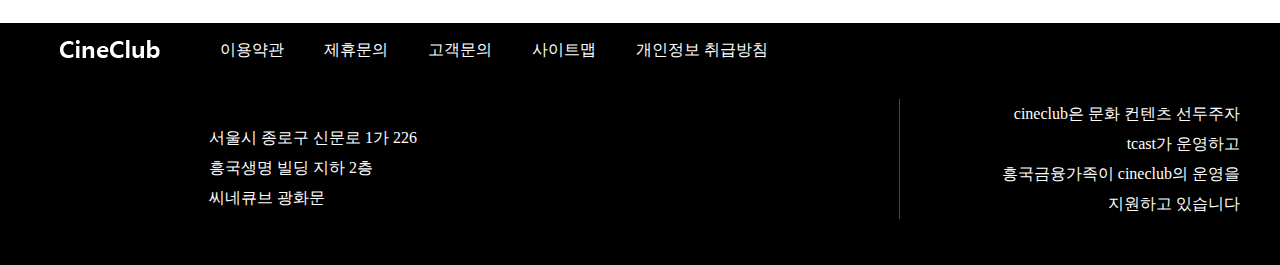
<file: 04_intro/intro.html>
<!doctype html>
<html>
<head>
<meta charset="utf-8">
<title>SHOWBOX_COMPANY</title>
<link href="style.css" rel="stylesheet">
<script src="https://ajax.googleapis.com/ajax/libs/jquery/3.4.1/jquery.min.js"></script>
<script src="custom.js">

</script>
</head>

<body>
	<header>
        
        <div class="wrap">
            <div class="logo">
                <a href="../index.html"><img src="img/1.png" alt="logo"></a>
            </div>
        	
            <ul class="gnb">
                <li><a href="#">영화</a>
					<ul class="sub">
                    	<li><a href="../02_movie/movie.html">현재상영작</a></li>
                        <li><a href="#">상영예정작</a></li>
                        <li><a href="#">지난상영작</a></li>
                        <li><a href="#">씨네큐브 수입 배급작</a></li>
                        <li><a href="#">기획전</a></li>
                    </ul>
                </li>
                <li><a href="#">예매</a>
					<ul class="sub">
                    	<li><a href="../03_ticket/ticket.html">예매</a></li>
                        <li><a href="#">예매 확인/취소</a></li>
                        <li><a href="#">상영시간표</a></li>
                        <li><a href="#">비회원예매</a></li>
                        <li><a href="#">비회원예매 확인/취소</a></li>
                        <li><a href="#">예매 안내</a></li>
                    </ul>
                </li>
                <li><a href="#">뉴스</a>
                	<ul class="sub">
                    	<li><a href="../05_notice/notice.html">공지사항</a></li>
                        <li><a href="#">뉴스레터</a></li>
                        <li><a href="#">매거진</a></li>
                            
                    </ul>
                </li>
                <li><a href="#">이벤트</a>
                	<ul class="sub">
                    	<li><a href="../06_event/event.html">진행중 이벤트</a></li>
                        <li><a href="#">당첨자 발표</a></li>
                        <li><a href="#">종료 이벤트</a></li>
                        <li><a href="#">영화 토크</a></li>
                            
                    </ul>
                </li>
                <li><a href="#">씨네큐브</a>
                	<ul class="sub">
                    	<li><a href="intro.html">씨네큐브</a></li>
                        <li><a href="#">시설안내</a></li>
                        <li><a href="#">관람안내</a></li>
                        <li><a href="#">위치안내</a></li>
                        <li><a href="#">주차안내</a></li>
                    
                    </ul>
                </li>
            </ul>
            <ul class="icon">
                <li class="searching"><a href="#"><img src="img/28.png"></a></li>
                <li><a href="#"><img src="img/29.png"></a></li>
                <li class="cube"><a href="#"><img src="img/30.png"></a></li>
        	</ul>
            <div class="aside_menu">
            	<button>로그인을 해주세요.</button>
             
                <div class="x_icon">
                	<img src="img/80.png" alt="x">
                </div>
                <div class="contents">
                	<div class="co1">
                    	<a href="#"><p>예매<br>확인/취소</p></a>
                    </div>
                    <div class="co2">
                    	<a href="#"><p>1:1문의</p></a>
                    </div>
                    <div class="co3">
                    	<a href="#"><p>멤버십<br>가이드</p></a>
                    </div>
                    <div class="co4">
                    	<a href="#"><p>고객문의</p></a>
                    </div>
                    
                </div>
                <div class="ad_b">
                	<img src="img/78.png">
                </div>
            </div><!--.aside_menu END-->
			<div class="aside_search">
            	<input type="search" id="search_box" placeholder="검색어를 입력하세요.">
               	<div class="x_icon">
                	<img src="img/80.png" alt="x">
                </div> 
                <div class="ad_b">
                	<img src="img/79.png">
                </div>
            </div>
      		
        </div>
        <div class="subBg"></div>
     	

    </header>
    <section id="banner">
    
    </section>
    
    
    <section id="one">
        <div class="top">
        	<img src="img/43.png">
        </div>
        <div class="wrap">
            <div class="btn">
                <button id="cine_btn">씨네큐브</button>
                <button id="th_btn">극장시설</button>
            </div>
            <div class="cine">
                    <div class="box1">
                        <img src="img/45.png" alt="">
                        <h3>"씨네큐브의 <strong>영화프로그램</strong>은 변함없습니다."</h3>
                        <p>
                        전 세계 영화의 흐름을 알아볼 수 있는 화제작부터 
                        작가 감독들의 최신작, 영화사의 걸작까지
                        씨네큐브의 상영작은 여러분께 변함 없이 
                        감동을 선사합니다.
                        </p>
                    </div>
                    <div class="tie">CineCube</div>
                    <div class="box2">
                        <img src="img/49.png" alt="">
                        <h3>"씨네큐브의 <strong>관람문화</strong>는 이어집니다."</h3>
                        <p>
                        물을 제외한 음료 및 음식물의 반입 금지, 
                        영화 정시 상영, 영화 시작 후 10분이 지나면 
                        입장 제한, 엔딩 크레딧까지 모두 끝난 후 
                        상영관 점등, 씨네큐브에서는 변함없이 
                        오직 영화에만 집중하실 수 있습니다.
                        </p>
                    </div>
                    <div class="tie second">CineCube</div>
                    <div class="box3">
                        <img src="img/54.png" alt="">
                        <h3>"씨네큐브의 <strong>관람문화</strong>는 이어집니다."</h3>
                        <p>
                        물을 제외한 음료 및 음식물의 반입 금지, 
                        영화 정시 상영, 영화 시작 후 10분이 지나면 
                        입장 제한, 엔딩 크레딧까지 모두 끝난 후 
                        상영관 점등, 씨네큐브에서는 변함없이 
                        오직 영화에만 집중하실 수 있습니다.
                        </p>

                    </div>
            </div><!--.cine END-->
            <div class="fa">
                <div class="box1">
                    <h3>1. 최고의 화질을 구현하는 영사시스템</h3>
                    	<img src="img/48.png" alt="">
						<p>
                        미국 크리스티 사의 최첨단 CHRISTIE 35MM AUTOMATIC 영사 시스템 구비 ULTRA HIGH QUALITY의 LENS 의 사용으로 최고의 화질 실현 스크린 중앙에서 가장자리까지 빛이 균일하게 비춰지는 REFERENCE CONSOLE SYSTEM 채택
                        (디즈니의 EL CAPTAIN 등 미국의 최상급 프리미엄급 극장에서만 채택된 사양)
                        투사창의 손실률과 렌즈의 밝기를 감안한 적정한 밝기의 4KW XENON SYSTEM
                        ULTRA HIGH QUALITY의 SUPER ANAMORPHIC 렌즈 지원
                        </p>
                </div>
                <div class="box2">
                    <h3>2.최고의 화질을 재현하는 스크린 시스템</h3>
                    <img src="img/46.png" alt="">
                    <p>
                        W)11,500X(H)5,500 MM의 대형 스크린으로 시원스런 영상미를 구현
                        고화질 스크린으로 밝고 선명한 화질 구현
                        미국 SCREEN HURLEY USA사의 최고급 고화질 PEARL 타입 
                        스크린 채택으로  생동감 있고 선명한 화면 구현
                        (W)12,700X (H)6,000 MM의 AUTOMATIC 전동 스크린 마스킹 시스템
                    </p>
                    
                </div>
                <div class="box3">
                    <h3>3.최고의 음질을 느끼게 해주는 시스템</h3>
                    <img src="img/47.png" alt="">
                    <p>
                        다이나믹 체인지가 월등히 높고 잡음이 전혀 없는
                         DOLBY DIGITAL SUROUND DTS시스템보다 풍부하고 완벽한 입체 음향을 
                        제공하는 최첨단의 DOLBY DIGITAL CINEMA AMP
                        (초강력 저음에서부터 보다 깨끗한 고음까지 채널당 200-1,700W 출력을 제공)
                        미세한 소리까지 생생하게 전달하는 음향 설계로 
                        음악 공연장 수준의 국내 최고급의 ACOUSTICS 실현
                        SRD(SPECTRAL RECORDING DIGITAL)지원
                        DTS(DIGITAL THEATER SYSTEM)지원
                    </p>
                </div>
                <div class="box4">
                    <h3>4.최고의 음질을 느끼게 해주는 시스템</h3>
                    <img src="img/50.png" alt="">
                     <p>
                        과학적인 설계로 어떠한 자리에서도 화면의 중심과 몸의 중심축이
                        일치되게 하여 몸을 뒤틀지 않고 편안하게 볼 수 있도록 
                        설치된 인체공학적 좌석 배치
                        컴퓨터의 시뮬레이션을 통한 설계로 
                        시야방해가 전혀 없는 좌석배열
                        편안한 각도로 영화를 관람하면서도 
                        앞 사람의 시야에 방해 받지 않고 관람
                        장애인 시설 완비 장애인 전용 좌석 & 화장실 설치
                    </p>
                </div>
                <button id="more">More +</button>
                <div class="hide">
                    <div class="box5">
                        <h3>5. 최고의 음질을 실현하는 스피커 시스템</h3>
                        <img src="img/51.png" alt="">
                        <p>
                        최고급 라인의 JBL 스피커 시스템으로 
                        국내 극장 최고의 음향 시스템 구축
                        (사양: JBL-5672 STAGE SCREEN SPEAKER 시스템, 
                        JBL-4645C SUB WOOFER SPEAKER 시스템, 
                        JBL-8330 SUROUND SPEAKER 시스템)
                        스피커들의 음향학적 배치로 풍부하고 
                        입체적이며 생생한 음을 재현
                        미세한 음의 영역까지 감상할 수 있으며 
                        완벽한 서라운드 입체 음향으로 마치 현장에 있는 듯한 
                        착각을 일으킬 정도로 생동하는 음을 실현
                            
                        </p>
                    </div>
                    <div class="box6">
                        <h3>6 최첨단 인텔리전트 빌딩 내의 고감각 인테리어</h3>
                        <img src="img/52.png" alt="">
                        <p>
                        1층 로비부터 극장에 이르기까지 고급스럽고 
                        예술 감각이 살아 숨쉬는 다양한 예술작품들
                        철제 재질을 100% 손작업으로 마감질한 
                        고감각의 예술적 극장 내부 인테리어
                        극장 출입을 위한 최고급 엘리베이터, 에스컬레이터를 
                        설치하여 다양한 동선 배려
                        100% 방화 카펫 시공
                            
                        </p>
                    </div>
                </div>
            </div><!--.fa END-->
         </div>
    </section>
    
    
    
    
   <footer>
    	<div class="wrap">
        	<div class="b_logo">
            	<a href="../index.html"><img src="../04_intro/img/25.png"></a>
            </div>
            <ul class="b_gnb">
            	<li><a href="#">이용약관</a></li>
                <li><a href="#">제휴문의</a></li>
                <li><a href="#">고객문의</a></li>
                <li><a href="#">사이트맵</a></li>
                <li><a href="#">개인정보 취급방침</a></li>
            </ul>
            <div class="b_left">
            	<p>서울시  종로구 신문로 1가 226<br>
				흥국생명 빌딩 지하 2층<br>
				씨네큐브 광화문</p>
            </div>

            
            <div class="b_right">
            <p>cineclub은 문화 컨텐츠 선두주자<br> 
			   tcast가 운영하고 <br>
			   흥국금융가족이 cineclub의 운영을 <br>
			   지원하고 있습니다</p>
            </div>
        </div>
    </footer>
</body>
</html>
</file>
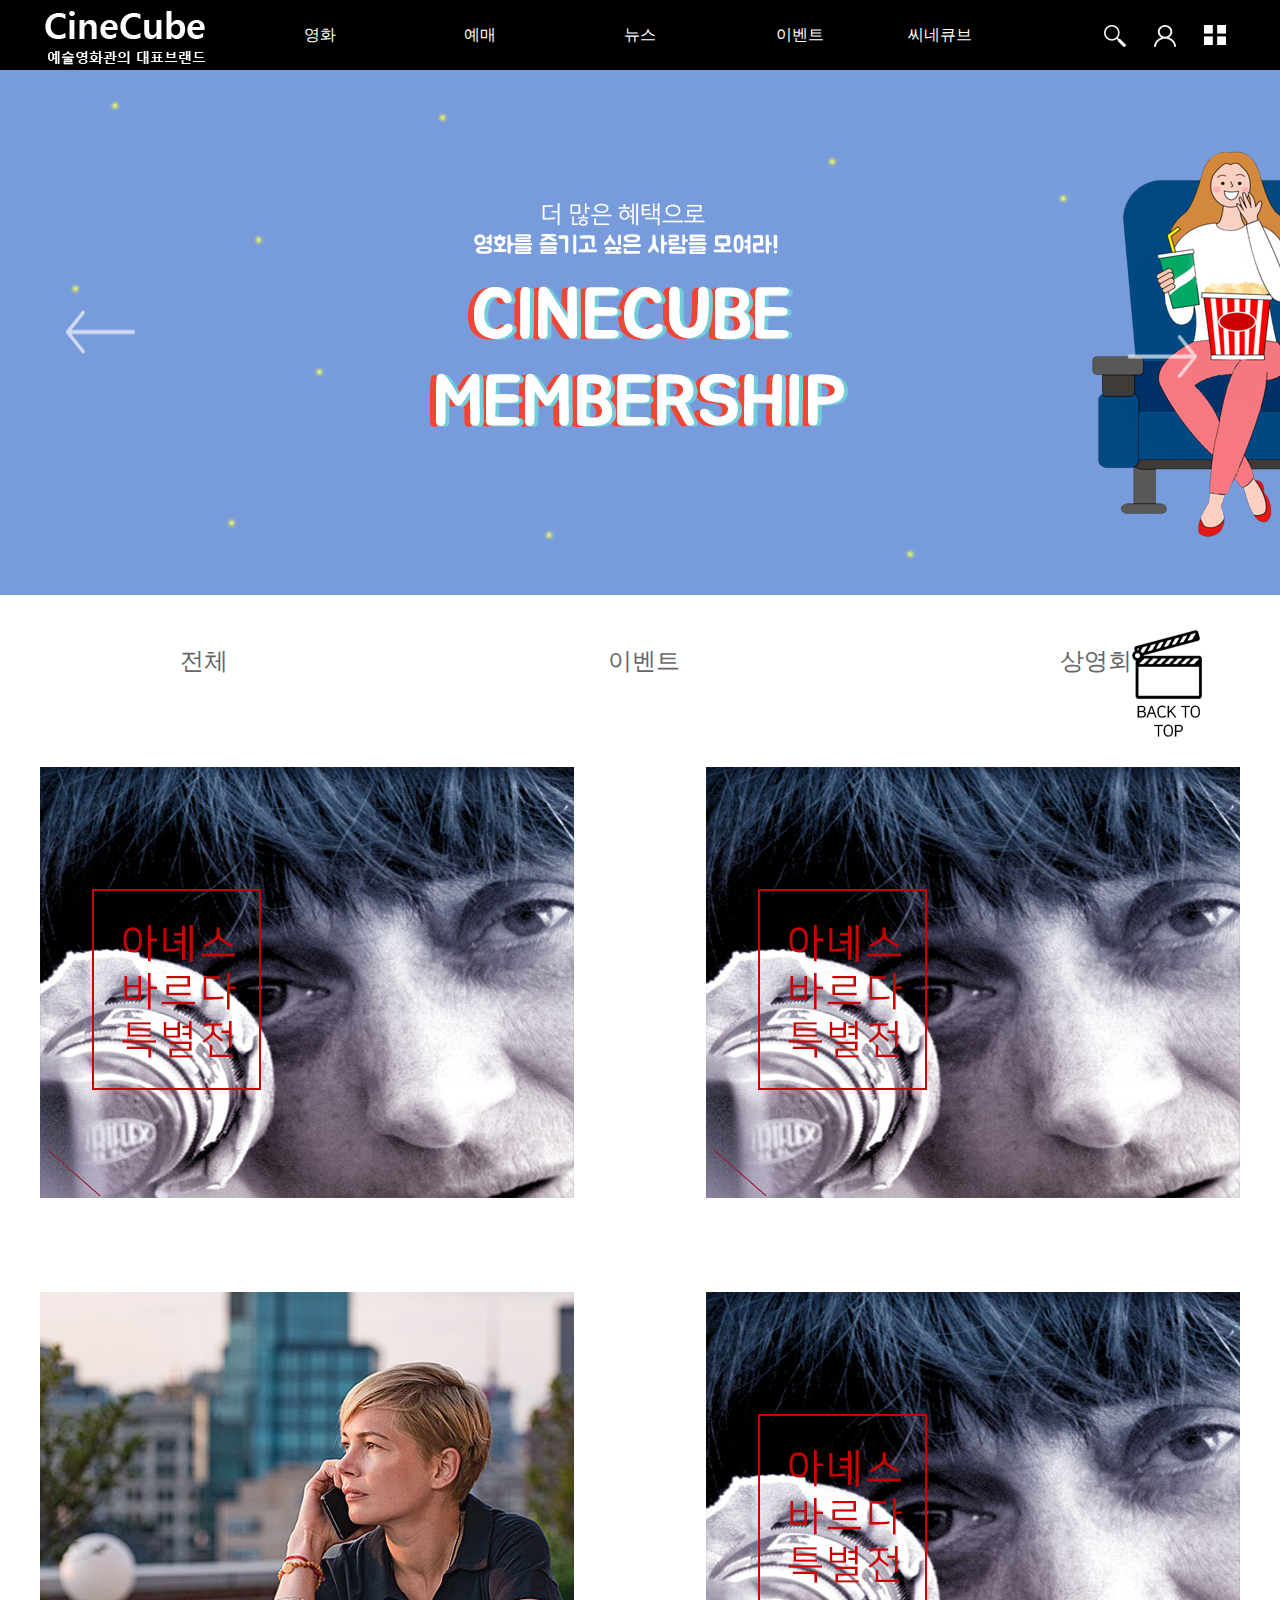
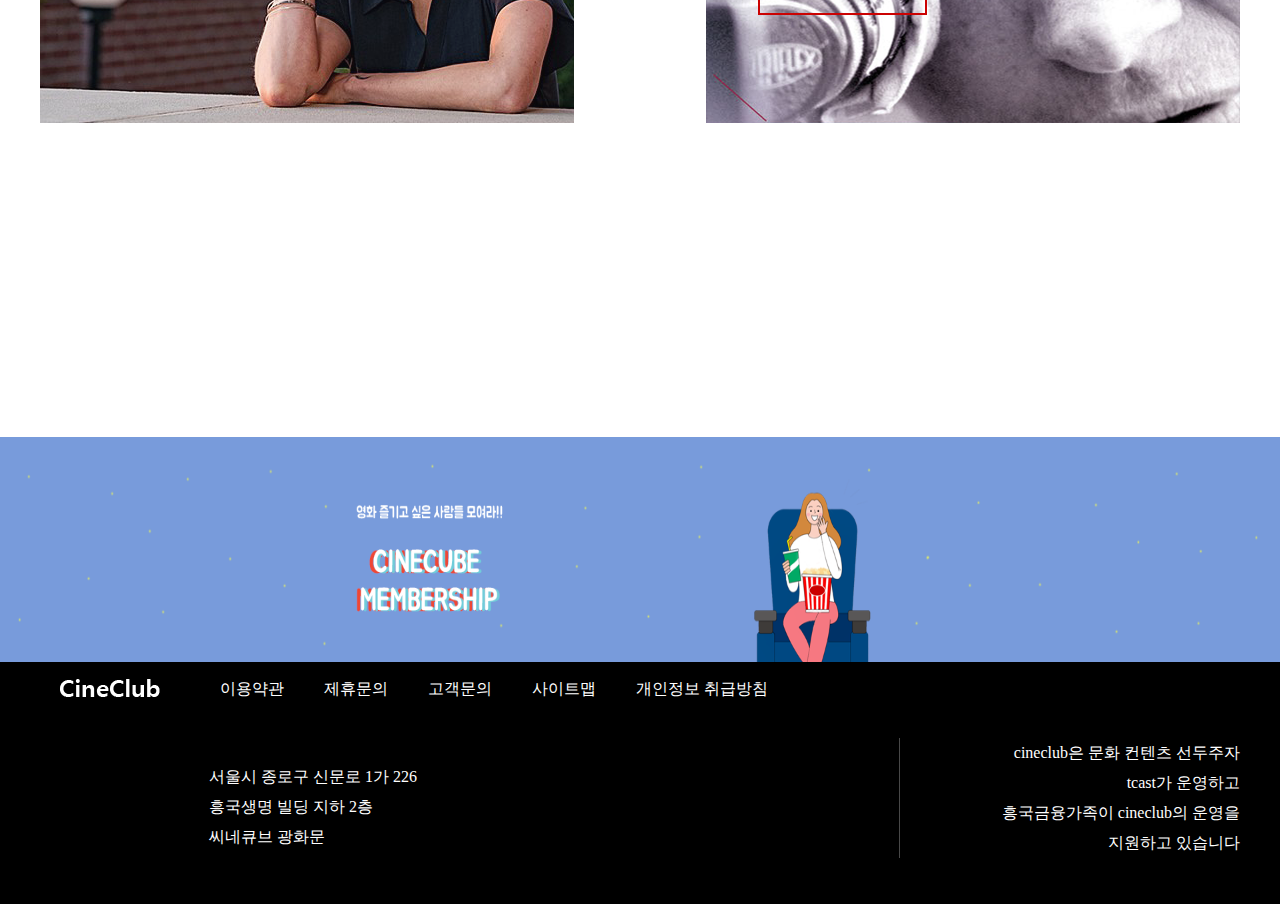
<file: 06_event/event.html>
<!doctype html>
<html>
<head>
<meta charset="utf-8">
<title>cinecube_event</title>
<link href="style.css" rel="stylesheet">
<!--jquery라이브러리-->
<script src="https://ajax.googleapis.com/ajax/libs/jquery/3.4.1/jquery.min.js"></script>
<!--custom js-->
<script src="custom.js" type="text/javascript"></script>
</head>

<body>
	<header>
        
        <div class="wrap">
            <div class="logo">
                <a href="../01_main/index.html"><img src="img/1.png" alt="logo"></a>
            </div>
        	
            <ul class="gnb">
                <li><a href="#">영화</a>
					<ul class="sub">
                    	<li><a href="../02_movie/movie.html">현재상영작</a></li>
                        <li><a href="#">상영예정작</a></li>
                        <li><a href="#">지난상영작</a></li>
                        <li><a href="#">씨네큐브 수입 배급작</a></li>
                        <li><a href="#">기획전</a></li>
                    </ul>
                </li>
                <li><a href="#">예매</a>
					<ul class="sub">
                    	<li><a href="../03_ticket/ticket.html">예매</a></li>
                        <li><a href="#">예매 확인/취소</a></li>
                        <li><a href="#">상영시간표</a></li>
                        <li><a href="#">비회원예매</a></li>
                        <li><a href="#">비회원예매 확인/취소</a></li>
                        <li><a href="#">예매 안내</a></li>
                    </ul>
                </li>
                <li><a href="#">뉴스</a>
                	<ul class="sub">
                    	<li><a href="../05_notice/notice.html">공지사항</a></li>
                        <li><a href="#">뉴스레터</a></li>
                        <li><a href="#">매거진</a></li>
                            
                    </ul>
                </li>
                <li><a href="#">이벤트</a>
                	<ul class="sub">
                    	<li><a href="event.html">진행중 이벤트</a></li>
                        <li><a href="#">당첨자 발표</a></li>
                        <li><a href="#">종료 이벤트</a></li>
                        <li><a href="#">영화 토크</a></li>
                            
                    </ul>
                </li>
                <li><a href="#">씨네큐브</a>
                	<ul class="sub">
                    	<li><a href="../04_intro/intro.html">씨네큐브</a></li>
                        <li><a href="#">시설안내</a></li>
                        <li><a href="#">관람안내</a></li>
                        <li><a href="#">위치안내</a></li>
                        <li><a href="#">주차안내</a></li>
                    
                    </ul>
                </li>
            </ul>
            <ul class="icon">
                <li class="searching"><a href="#"><img src="img/28.png"></a></li>
                <li><a href="#"><img src="img/29.png"></a></li>
                <li class="cube"><a href="#"><img src="img/30.png"></a></li>
        	</ul>
            <div class="aside_menu">
            	<button>로그인을 해주세요.</button>
             
                <div class="x_icon">
                	<img src="img/80.png" alt="x">
                </div>
                <div class="contents">
                	<div class="co1">
                    	<a href="#"><p>예매<br>확인/취소</p></a>
                    </div>
                    <div class="co2">
                    	<a href="#"><p>1:1문의</p></a>
                    </div>
                    <div class="co3">
                    	<a href="#"><p>멤버십<br>가이드</p></a>
                    </div>
                    <div class="co4">
                    	<a href="#"><p>고객문의</p></a>
                    </div>
                    
                </div>
                <div class="ad_b">
                	<img src="img/78.png">
                </div>
            </div><!--.aside_menu END-->
			<div class="aside_search">
            	<input type="search" id="search_box" placeholder="검색어를 입력하세요.">
               	<div class="x_icon">
                	<img src="img/80.png" alt="x">
                </div> 
                <div class="ad_b">
                	<img src="img/79.png">
                </div>
            </div>
      		
        </div>
        <div class="subBg"></div>
     	

    </header>
	<section id="banner">    
    	<div class="wrap">
    		<ul class="slide">
            	<li><a href="#"><img src="img/63.png"></a></li>
                <li><a href="#"><img src="img/68.png"></a></li>
                <li><a href="#"><img src="img/67.png"></a></li>
            </ul>
           	<div class="direct">
            	<button class="left"><img src="img/4.png" alt="left"></button>
                <button class="right"><img src="img/3.png" alt="right"></button>
            </div>
        </div>
    </section>    
    <section id="one">
    	<div class="top">
        	<img src="img/43.png">
        </div>  
    	<div class="wrap">
        	<ul class="menu">
        		<li><button class="btn" data-rel="all">전체</button></li>
                <li><button class="btn" data-rel="event">이벤트</button></li>
                <li><button class="btn" data-rel="show">상영회</button></li>
            </ul>
            <ul class="contents">
            	<li class="first scale all event"><img src="img/64.png" alt="">
                	<ul class="black">
                    	<li>D-14</li>
                        <li>[아녜스 바르다 특별전]예매 이벤트</li>
                        <li>2020-04-24 ~ 2020-05-03 까지</li>
                    </ul>
                </li>
                <li class="scale all show"><img src="img/64.png" alt="">
                	<ul class="black">
                    	<li>D-14</li>
                        <li>[아녜스 바르다 특별전] 굿즈 상영회</li>
                        <li>2020-04-24 ~ 2020-05-03 까지</li>
                    </ul>
                </li>
                <li class="third scale all event"><img src="img/65.png" alt="">
                	<ul class="black">
                    	<li>D-14</li>
                        <li>[애프터 웨딩 인 뉴욕] 예매 이벤트</li>
                        <li>2020-04-24 ~ 2020-05-03 까지</li>
                    </ul>
                </li>
                <li class="four scale all event"><img src="img/64.png" alt="">
                	<ul class="black">
                    	<li>D-14</li>
                        <li>[아녜스 바르다 특별전]
시그니처 뱃지 이벤트</li>
                        <li>2020-04-24 ~ 2020-05-03 까지</li>
                    </ul>
                </li>
            </ul>
        </div>
    </section>
    
    <section id="ad">
    	<a href="#"><img src="img/66.png"alt="bottom"></a>
    </section>
    
    <footer>
    	<div class="wrap">
        	<div class="b_logo">
            	<a href="../index.html"><img src="../06_event/img/25.png"></a>
            </div>
            <ul class="b_gnb">
            	<li><a href="#">이용약관</a></li>
                <li><a href="#">제휴문의</a></li>
                <li><a href="#">고객문의</a></li>
                <li><a href="#">사이트맵</a></li>
                <li><a href="#">개인정보 취급방침</a></li>
            </ul>
            <div class="b_left">
            	<p>서울시  종로구 신문로 1가 226<br>
				흥국생명 빌딩 지하 2층<br>
				씨네큐브 광화문</p>
            </div>

            
            <div class="b_right">
            <p>cineclub은 문화 컨텐츠 선두주자<br> 
			   tcast가 운영하고 <br>
			   흥국금융가족이 cineclub의 운영을 <br>
			   지원하고 있습니다</p>
            </div>
        </div>
    </footer>
</body>
</html>
</file>
<file: 01_main/style.css>
@charset "utf-8";
/* CSS Document */
*{margin:0; padding:0;}
ul{list-style:none;}
a{text-decoration:none;color:inherit;}

body{min-width:1200px; }

header{
    width:100%;
    height:70px;
    background-color:black;
    color:white;
	position:relative;
	z-index:10;
}

header>.wrap{
	width:1200px;
    height:100%;
    margin:auto;
	position:relative;
	z-index:9;
}
.logo{
    position:absolute;
	left:0; top:10px;
    
}
.gnb{
	width:800px;
    position:absolute;
	left:50%; transform:translateX(-50%);
	color:white;
	
}
.gnb>li{
	width:160px;
	text-align:center;
    float:left;
    color:white;
    height:70px;
    line-height:70px;
    cursor:pointer;
	position:relative;
}


.gnb>li:last-child{
    margin-right:20px;
	margin-left:-20px;
}
.gnb > li > .sub{
	position:absolute;
	left:0px;
	width:100%;
	height:500px;
	text-align:center;	
	display:none;
}
.sub>li:hover{color:#7dcb02;}
header > .subBg{
	width:100%;
	height:500px;
	background-color:rgba(0,0,0,0.5);
	position:absolute;
	top:70px; left:0;
	z-index:1;	
	display:none;
}
.icon{position:absolute; top:25px; right:0;}
.icon>li{float:left; width:50px; text-align:center;}

/*========.aside_menu======*/
.aside_menu{
	position:fixed;
	width:318px;
	height:100%;	
	background-color:#cddaa6;
	z-index:999;
	top:0; right:-500px;

}
.ad_b{
	position:absolute;
	bottom:-6px;	
}
.aside_menu>button{
	font-weight:bold;
	cursor:pointer;
	font-size:16px;
	background-color:transparent;
	border:none;
	width:160px;
	padding-bottom:5px;
	box-sizing:border-box;
	border-bottom:2px solid black;
	outline:none;	
	margin-top:30px;
	text-align:left;
	margin-left:40px;
	display:inline-block;

}
.x_icon{
	text-align:right;
	position:absolute;
	top:35px; right:30px;	
	cursor:pointer;
}
.contents{color:black;}
.co1{
	width:90px; height:90px;
	outline:1px solid black;
	position:absolute;
	top:100px; left:50px;
	text-align:center;
	padding-top:20px; box-sizing:border-box;
}
.co2{
	width:90px; height:90px;
	outline:1px solid black;
	position:absolute;
	top:100px; left:180px;
	text-align:center;
	padding-top:30px;
	box-sizing:border-box;
}
.co3{
	width:90px; height:90px;
	outline:1px solid black;
	position:absolute;
	top:230px; left:50px;
	text-align:center;
	padding-top:23px;
	box-sizing:border-box;
}
.co4{
	width:90px; height:90px;
	outline:1px solid black;
	position:absolute;
	top:230px; left:180px;
	text-align:center;
	padding-top:30px;
	box-sizing:border-box;
}
/*======.aside_search=====*/
.aside_search{
	position:fixed;
	width:318px;
	height:100%;	
	background-color:#cddaa6;
	z-index:999;
	top:0; right:-500px;

}
.aside_search>.ad_b{
	position:absolute;
	bottom:-6px;	
}
.x_icon{
	text-align:right;
	position:absolute;
	top:35px; right:30px;	
	cursor:pointer;
}
#search_box{
	outline:none;
	border:none;
	background-color:transparent;
	border-bottom:2px solid black;
	padding-bottom:5px;
	box-sizing:border-box;
	font-size:16px;
	font-weight:bold;	
	position:absolute;
	top:30px;
	left:20px;
}
/*=======#one===========*/
#one{
	width:100%;
	margin:auto;
	position:relative;
	overflow:hidden;
}

#one>.wrap{
	width:300%;

}

.top{
	position:fixed;
	right:50px;
	top:70%; 
	transform:translateX(-40%);
	z-index:2;
	
}

.slide{position:relative; width:100%;}
.slide>li{float:left; width:33.3333%; position:relative;}
.slide>li img{width:100%;}

.direct>button{background-color:transparent; outline:none; border:none; cursor:pointer;}
.direct>.left{position:absolute; transform:translateX(-20%); transform:translateY(-50%);left:5%; top:50%; }
.direct>.right{position:absolute; transform:translateY(-50%);top:50%; right:5%; transform:translateX(-20%);}
.text{
    color:white;
    position:absolute;
	top:80%;
	left:50%;
	transform:translateX(-50%);
	
    font-family:"NanumSquare";
    text-align:center;
	font-weight:bold;
	
}
.text>li:first-child{
    font-size:40px;
}
.text>li:last-child{
    font-size:20px;
    margin-top:30px;
	
}

/*======#two========*/
#two{
    width:100%;
    height:629px;
    background-color:white;
	margin:auto;
}
#two>.wrap{
    width:1200px;
    height:629px;
    margin:auto;
    text-align:center;
	padding-top:54px;
	box-sizing:border-box;
}
#two>.wrap> h2{
    font-family:"나눔스퀘어";
    font-weight:ExtraBold;
    color:black;
    font-size:48px;
	margin-bottom:94px;
 
}
.list{
    float:left;
	width:1200px;
	height:379px;

}
.list>img:nth-child(2){
margin:0px 25px;
}
.list>img:nth-child(3){

}
/*=====#three==========*/
#three{
	background:url(img/9.png) no-repeat center;
	width:100%; height:1010px;
	margin:auto;
	
}
#three>.wrap{
	width:1200px;
	height:1010px;
	margin:auto;
	padding-top:54px;
	box-sizing:border-box;
	position:relative;

}
#three h2{
    font-family:"나눔스퀘어";
    font-weight:ExtraBold;
    color:black;
    font-size:48px;
	margin-bottom:94px;
	text-align:center;
 
}
.first{
	position:absolute;
	left:0;
}
.first img:last-child{
	position:absolute;
	left:458px; top:720px;	
	cursor:pointer;
}
.second img:last-child{
	position:absolute;
	right:400px; top:250px;
	cursor:pointer;
}
.second{
	position:absolute;
	right:0;
}
.third{
	position:absolute;
	right:0;
	top:530px;	
}


/*======#four=====*/
#four{
	width:100%;
	height:864px;
}
#four>.wrap{
	width:1200px;
	height:864px;
	margin:auto;


}
#four>.wrap>ul{
	float:left;
	font-family:"나눔스퀘어";
    font-weight:ExtraBold;
    color:black;
    font-size:24px;
	margin:124px 0px 174px 300px;
}
#four>.wrap>ul>li{
	float:left;
	margin-right:148px;	
}
.img_list{
	width:1200px;
	height:362px;
	display:block;
	float:left;

}
.coming_list{
	width:1200px;
	height:362px;
	display:none;
	float:left;
}
.previous_list{
	width:1200px;
	height:362px;
	display:none;
	float:left;
}
.img_list img{
	margin-right:20px;
}
.img_list img:nth-child(1){
	margin-left:23px;
}
.img_list img:last-child{
	margin-right:none;
}
.coming_list img{
	margin-right:20px;	
}
.coming_list img:nth-child(1){
	margin-left:23px;
}
.coming_list img:last-child{
	margin-right:none;
}
.previous_list img{
	margin-right:20px;	
}
.previous_list img:nth-child(1){
	margin-left:23px;
}
.previous_list img:last-child{
	margin-right:none;
}
.more{
	background-color:transparent;
	font-family:"나눔스퀘어";
	font-size:18px;
	font-weight:800;
	color:black;
	outline:none;
	border:none;
	border-bottom:1px solid black;
	cursor:pointer;
	padding-bottom:6px;
	margin:86px 0px 0px 526px;
}

/*=======#five==========*/
#five{
	width:100%;
	height:578px;
	background-color:black;
}
#five>.wrap{
	width:1200px;
	height:100%;
	margin:auto;

	position:relative;
}
.bg{
	width:1200px;
	outline:1px solid blue;
	text-align:center;
	overflow:hidden;
}
.bg>.bg1{
	width:100%;
	height:578px;
	position:absolute;
	top:0; left:0;	
}
.bg>.bg2{
	position:absolute;
	top:0; left:50px;	
	display:none;
	height:578px;
}
.bg>.bg3{
	position:absolute;
	width:1200px;
	height:578px;
	top:40; left:-10px;	
	display:none;
	overflow:hidden;
}
.play>img{
	cursor:pointer;
	position:absolute;
	top:261px; left:547px;
}	
.tit1{
	position:absolute;
	left:480px;
	top:443px;
	color:white;
}
.tit1>h3{
	margin-left:10px;
	font-size:36px;
	font-weight:800px;
}
.tit1>h5{
	font-size:18px;
	font-weight:800px;
	margin-left:80px;
	line-height:50px;
}
.tit2{
	position:absolute;
	left:480px;
	top:443px;
	color:white;
	display:none;
}
.tit2>h3{
	margin-left:10px;
	font-size:36px;
	font-weight:800px;
}
.tit2>h5{
	font-size:18px;
	font-weight:800px;
	margin-left:80px;
	line-height:50px;
}
.tit3{
	position:absolute;
	left:480px;
	top:443px;
	color:white;
	display:none;
}
.tit3>h3{
	margin-left:10px;
	font-size:36px;
	font-weight:800px;
}
.tit3>h5{
	font-size:18px;
	font-weight:800px;
	margin-left:80px;
	line-height:50px;
}
.bottom{
	position:absolute;
	top:543px; left:354px;
}
.bottom button{
	background-color:transparent;
	border:none;
	outline:none;
	color:#919191;
	font-family:"나눔스퀘어";
	font-size:18px;
	cursor:pointer;
	
}
.bottom>li{
	float:left;
	margin-right:105px;
}
.bottom>li:last-child{
	margin-right:none;
}
/*====#six==========*/
#six{
	width:100%;
	height:700px;
}
#six>.wrap{
	width:1200px;
	height:100%;
	margin:auto;
	padding-top:54px;
	box-sizing:border-box;
	position:relative;
}
	
#six h2{
    font-family:"나눔스퀘어";
    font-weight:ExtraBold;
    color:black;
    font-size:48px;
	margin-bottom:64px;
	text-align:center;
 
}

.adult{
	width:80px; height:40px; font-size:20px; background-color:transparent; 
	padding-bottom:2px; box-sizing:border-box;
	outline:none; border:1px solid #c2cfad; border-radius:20px; cursor:pointer;
	display:block; margin-left:80px; margin-bottom:20px;

}


.kid{
	width:80px; height:40px; font-size:20px; background-color:transparent; 
	padding-bottom:2px; box-sizing:border-box;
	outline:none; border:1px solid #c2cfad; border-radius:20px; cursor:pointer;
	 margin-left:80px;
}
.kid:hover{background-color:#c2cfad;}

.sticker{
	position:absolute;
	top:400px; left:0px;
	
}

.sticker>img:first-child{height:280px; margin-left:50px;}
.sticker>img:last-child{height:160px; margin-left:-30px;}
.sticker>button{
	background-color:transparent;
	border:none;
	outline:none;
	cursor:pointer;
}

.price_a{
	font-family:"나눔스퀘어";
	color:black;
	width:900px;
	height:600px;
	margin-left:300px;
	padding-left:58px;
	box-sizing:border-box;
	

}
.au{position:absolute; top:194px; left:0;}
.k{
	position:absolute;
	top:194px; left:0;
	display:none;
}
.price_a>.left{
	float:left;
	width:357px;
	height:600px;
	
}
.price_a h3{
	margin-bottom:30px;
	font-size:20px;
	font-weight:800px;
}
.price_a h4{
	font-size:20px;
	font-weight:800px;
	margin-bottom:30px;
}
.price_a h4>em{
	font-weight:200;
	font-size:20px;
	font-style:normal;

}
.price_a p{
	margin-bottom:50px;
	font-size:20px;
}
.price_a>.right{
	float:left;
	width:357px;
	height:600px;
	margin-left:122px;

}

/*=====#seven====*/
#seven{
	width:100%;
	height:792px;
}
#seven>.wrap{
	width:1200px;
	height:100%;
	margin:auto;
	padding-top:168px;
	box-sizing:border-box;
	
}
#seven h2{
	font-family:"나눔스퀘어";
    font-weight:ExtraBold;
    color:black;
    font-size:48px;
	margin-left:10px;
	margin-bottom:60px;

}

.notice{
	float:left;
	font-family:"나눔스퀘어";
	font-size:24px;
	margin-left:10px;
}
.notice>li{
	float:left;
	vertical-align:middle;
	line-height:20px;
	padding-bottom:20px;
	
}
.notice>li:nth-child(2){
	font-size:20px;
	margin-left:17px;
}
.notice>li:nth-child(3){
	font-size:20px;
	margin-left:225px;
}
.notice>li:nth-child(4){
	font-size:20px;
	margin-left:auto;
}
.ad{float:left; margin-top:102px;}
.ad>li{
	float:left;
}
.ad>li:nth-child(1){
	
	margin-left:15px;
	margin-right:56px;
}

/*=====footer======*/
footer{
	width:100%;
	height:242px;
	background-color:black;
}
footer>.wrap{
	width:1200px;
	height:100%;
	padding:17px 0px 0px 20px;
	box-sizing:border-box;
	position:relative;
	
	margin:auto;

}
.b_logo{
	float:left;
	margin-right:60px;
}
.b_gnb{
	float:left;
	color:white;
}
.b_gnb>li{
	float:left;
	margin-right:40px;
}

.b_left{
	color:white;
	display:inline;
	position:absolute;
	text-align:left;
	line-height:30px;
	top:100px;
	left:169px;
}
.b_right{color:white;
	width:310px;
	position:absolute;
	right:0px;
	
	top:76px;
	border-left:1px solid #484848;
	padding-left:30px;
	text-align:right;
	line-height:30px;
	
}
</file>
<file: 02_movie/style.css>
@charset "utf-8";
/* CSS Document */
*{margin:0; padding:0;}
ul{list-style:none;}
a{text-decoration:none;color:inherit;}

body{min-width:1200px; overflow-x:hidden;}

header{
    width:100%;
    height:70px;
    background-color:black;
    color:white;
	position:relative;
	z-index:10;
}

header>.wrap{
	width:1200px;
    height:100%;
    margin:auto;
	position:relative;
	z-index:9;
}
header .logo{
    position:absolute;
	left:0; top:10px;
    
}
header .gnb{
	width:800px;
    position:absolute;
	left:50%; transform:translateX(-50%);
	color:white;
	
}
header .gnb>li{
	width:160px;
	text-align:center;
    float:left;
    color:white;
    height:70px;
    line-height:70px;
    cursor:pointer;
	position:relative;
}


header .gnb>li:last-child{
    margin-right:20px;
	margin-left:-20px;
}
header .gnb > li > .sub{
	position:absolute;
	left:0px;
	width:100%;
	height:500px;
	text-align:center;	
	display:none;
}
header .gnb > li > .sub>li:hover{color:#7dcb02;}
header > .subBg{
	width:100%;
	height:500px;
	background-color:rgba(0,0,0,0.5);
	position:absolute;
	top:70px; left:0;
	z-index:1;	
	display:none;
}
.icon{position:absolute; top:25px; right:0;}
.icon>li{float:left; width:50px; text-align:center;}

/*========.aside_menu======*/
.aside_menu{
	position:fixed;
	width:318px;
	height:100%;	
	background-color:#cddaa6;
	z-index:999;
	top:0; right:-500px;

}
.ad_b{
	position:absolute;
	bottom:-6px;	
}
.aside_menu>button{
	font-weight:bold;
	cursor:pointer;
	font-size:16px;
	background-color:transparent;
	border:none;
	width:160px;
	padding-bottom:5px;
	box-sizing:border-box;
	border-bottom:2px solid black;
	outline:none;	
	margin-top:30px;
	text-align:left;
	margin-left:40px;
	display:inline-block;

}
.x_icon{
	text-align:right;
	position:absolute;
	top:35px; right:30px;	
	cursor:pointer;
}
.contents{color:black;}
.co1{
	width:90px; height:90px;
	outline:1px solid black;
	position:absolute;
	top:100px; left:50px;
	text-align:center;
	padding-top:20px; box-sizing:border-box;
}
.co2{
	width:90px; height:90px;
	outline:1px solid black;
	position:absolute;
	top:100px; left:180px;
	text-align:center;
	padding-top:30px;
	box-sizing:border-box;
}
.co3{
	width:90px; height:90px;
	outline:1px solid black;
	position:absolute;
	top:230px; left:50px;
	text-align:center;
	padding-top:23px;
	box-sizing:border-box;
}
.co4{
	width:90px; height:90px;
	outline:1px solid black;
	position:absolute;
	top:230px; left:180px;
	text-align:center;
	padding-top:30px;
	box-sizing:border-box;
}
/*======.aside_search=====*/
.aside_search{
	position:fixed;
	width:318px;
	height:100%;	
	background-color:#cddaa6;
	z-index:999;
	top:0; right:-500px;

}
.aside_search>.ad_b{
	position:absolute;
	bottom:-6px;	
}
.x_icon{
	text-align:right;
	position:absolute;
	top:35px; right:30px;	
	cursor:pointer;
}
#search_box{
	outline:none;
	border:none;
	background-color:transparent;
	border-bottom:2px solid black;
	padding-bottom:5px;
	box-sizing:border-box;
	font-size:16px;
	font-weight:bold;	
	position:absolute;
	top:30px;
	left:20px;
}
/*====#one==========*/
#one{
	width:100%;
	height:3841px;
	background-color:#f5f5f5;
	overflow:hidden;
}
#one>.wrap{
	width:1200px;
	height:100%;
	margin:auto;
	text-align:center;
	padding-top:54px;
	box-sizing:border-box;
	position:relative;
}
.top{
	position:fixed;
	right:50px;
	top:70%; 
	transform:translateX(-40%);
	z-index:8;
	
}
#one>.wrap>h2{
	 font-family:"나눔스퀘어";
    font-weight:ExtraBold;
    color:black;
    font-size:48px;
	margin-bottom:101px;
	text-align:center;
}


.box{
	float:left;
		
}
.box>li{
	float:left;
	margin-bottom:103px;
	position:relative;
}
.box>li:nth-child(2){
	margin:0px  75px;
}
.box>li:nth-child(5){
	margin:0px  75px;
}
.box>li:nth-child(8){
	margin:0px  75px;
}
.box>li:nth-child(10){
	margin-right:75px;
}
#sub{
	width:350px;
	height:473px;
	padding-top:180px;
	box-sizing:border-box;
	background-color:rgba(0,0,0,0.5);
	position:absolute;
	left:0; top:0;
	display:none;
}
.box>li:hover #sub{
	display:block;
}
#sub button{

	width:140px;
	height:60px;
	font-size:20px;
	color:white;
	background-color:transparent;
	border:2px solid white;
	outline:none;
	margin-bottom:20px;
}
#sub button:hover{
	color: red;
	border:2px solid red;
}

.page{
	text-align:center;
	font-size:30px;
}
.page>button{
	margin-top:105px;
	background-color:transparent;
	font-size:30px;
	cursor:pointer;
	outline:none;
	border:none;
}
.page>button:nth-child(2){
	margin:0px 40px;

	
}

/*=====#ad========*/

#ad{width:100%; height:358px;}
#ad>a>img{
	height:358px;
	width:100%;
	position:absolute;
	left:0px;
	bottom:-2942px;
	

}



/*=====footer======*/
footer{
	width:100%;
	height:242px;
	background-color:black;
}
footer>.wrap{
	width:1200px;
	height:100%;
	padding:17px 0px 0px 20px;
	box-sizing:border-box;
	position:relative;
	
	margin:auto;

}
.b_logo{
	float:left;
	margin-right:60px;
}
.b_gnb{
	float:left;
	color:white;
}
.b_gnb>li{
	float:left;
	margin-right:40px;
}

.b_left{
	color:white;
	display:inline;
	position:absolute;
	text-align:left;
	line-height:30px;
	top:100px;
	left:169px;
}
.b_right{color:white;
	width:310px;
	position:absolute;
	right:0px;
	
	top:76px;
	border-left:1px solid #484848;
	padding-left:30px;
	text-align:right;
	line-height:30px;
	
}
</file>
<file: 03_ticket/style.css>
@charset "utf-8";
/* CSS Document */
*{margin:0; padding:0;}
ul{list-style:none;}
a{text-decoration:none;color:inherit;}

body{min-width:1200px; overflow-x:hidden;}

header{
    width:100%;
    height:70px;
    background-color:black;
    color:white;
	position:relative;
	z-index:10;
}

header>.wrap{
	width:1200px;
    height:100%;
    margin:auto;
	position:relative;
	z-index:9;
}
header .logo{
    position:absolute;
	left:0; top:10px;
    
}
header .gnb{
	width:800px;
    position:absolute;
	left:50%; transform:translateX(-50%);
	color:white;
	
}
header .gnb>li{
	width:160px;
	text-align:center;
    float:left;
    color:white;
    height:70px;
    line-height:70px;
    cursor:pointer;
	position:relative;
}


header .gnb>li:last-child{
    margin-right:20px;
	margin-left:-20px;
}
header .gnb > li > .sub{
	position:absolute;
	left:0px;
	width:100%;
	height:500px;
	text-align:center;	
	display:none;
}
header .gnb > li > a:hover{color:#fff!important;}
header .gnb > li > .sub>li:hover a{color:#7dcb02!important;}
header > .subBg{
	width:100%;
	height:500px;
	background-color:rgba(0,0,0,0.5);
	position:absolute;
	top:70px; left:0;
	z-index:1;	
	display:none;
}
header a{text-decoration:none!important;}
.icon{position:absolute; top:25px; right:0;}
.icon>li{float:left; width:50px; text-align:center;}

/*========.aside_menu======*/
.aside_menu{
	position:fixed;
	width:318px;
	height:100%;	
	background-color:#cddaa6;
	z-index:999;
	top:0; right:-500px;

}
.ad_b{
	position:absolute;
	bottom:-6px;	
}
.aside_menu>button{
	font-weight:bold;
	cursor:pointer;
	font-size:16px;
	background-color:transparent;
	border:none;
	width:160px;
	padding-bottom:5px;
	box-sizing:border-box;
	border-bottom:2px solid black;
	outline:none;	
	margin-top:30px;
	text-align:left;
	margin-left:40px;
	display:inline-block;

}
.x_icon{
	text-align:right;
	position:absolute;
	top:35px; right:30px;	
	cursor:pointer;
}
.contents{color:black;}
.co1{
	width:90px; height:90px;
	outline:1px solid black;
	position:absolute;
	top:100px; left:50px;
	text-align:center;
	padding-top:20px; box-sizing:border-box;
}
.co2{
	width:90px; height:90px;
	outline:1px solid black;
	position:absolute;
	top:100px; left:180px;
	text-align:center;
	padding-top:30px;
	box-sizing:border-box;
}
.co3{
	width:90px; height:90px;
	outline:1px solid black;
	position:absolute;
	top:230px; left:50px;
	text-align:center;
	padding-top:23px;
	box-sizing:border-box;
}
.co4{
	width:90px; height:90px;
	outline:1px solid black;
	position:absolute;
	top:230px; left:180px;
	text-align:center;
	padding-top:30px;
	box-sizing:border-box;
}
/*======.aside_search=====*/
.aside_search{
	position:fixed;
	width:318px;
	height:100%;	
	background-color:#cddaa6;
	z-index:999;
	top:0; right:-500px;

}
.aside_search>.ad_b{
	position:absolute;
	bottom:-6px;	
}
.x_icon{
	text-align:right;
	position:absolute;
	top:35px; right:30px;	
	cursor:pointer;
}
#search_box{
	outline:none;
	border:none;
	background-color:transparent;
	border-bottom:2px solid black;
	padding-bottom:5px;
	box-sizing:border-box;
	font-size:16px;
	font-weight:bold;	
	position:absolute;
	top:30px;
	left:20px;
}
/*====#one==========*/
#one{
	width:100%;
	height:1227px;
	background-color:#f5f5f5;	
}
#one>.wrap{
	width:1200px;
	height:100%;
	margin:auto;
	padding-top:62px;
	box-sizing:border-box;
	

}

h2{font-size:20px; display:inline-block; font-weight:bold;}
h2:first-child{margin-right:810px;}


.box1{
	margin-top:20px;
	width:419px;
	height:539px;
	background-color:white;	
	display:inline-block;
	float:left;
	padding-left:20px; box-sizing:border-box;
	
}

.box1>h3{font-size:18px; margin-top:19px;margin-left:20px;}
.bar{border:2px solid #f5f5f5;}


/*=======table태그===*/
table{  font-weight:bold; text-align:left;}
tr>td:nth-child(2){
	padding-left:10px;	
}
#bt{
	background-color:transparent;
	cursor:pointer;
	border:none; outline:none;
	font-weight:bold;
	font-size:18px;
		
}
/*==========.box2===*/
.box2{
	margin-top:20px;
	width:463px;
	height:539px;
	background-color:white;	
	display:inline-block;
	float:left;
	position:relative;
}
.box2 p{
	font-size:18px;
	text-align:center;
	margin-top:200px;	
}
.box2>.bar{border:2px solid #f5f5f5; margin-top:48px;}

.img{
	width:464px; height:482px;
	position: absolute;
	top:50px; left:0px;
	overflow:hidden;
}
.img > div{position:absolute; top:0px; left:0px; display:none;}
.img > .on{display:block;}
/*==========.box3======*/
.box3{
	width:316px;
	height:539px;
	background-color:white;
	display:inline-block;
	float:left;
	margin-top:20px;	
	margin-bottom:94px;
}
.container{margin-top:60px; cursor:pointer;}
.box3 .card>table td,.box3 .card>table th{
		padding:0em;
}

#calendar th{text-align:center;}
#calendar-body{text-align:center;}




.box3>.bar{border:2px solid #f5f5f5; margin-top:450px;}
.box3>p{text-align:center;line-height:30px; color:#656565px; margin-top:10px;}
/*================.box4======*/
.tit{font-size:18px; margin-left:20px; }
.tit>strong{color:#656565; font-size:16px;}

.box4{
	width:100%;
	height:294px;
	background-color:white;	
	margin-top:12px;
	padding-top:78px;
	box-sizing:border-box;
}

.shown>button{
	background-color:transparent;
	border:1px solid black;
	width:100px; height:45px;
	margin-top:10px;	
	outline:none; 
}

.box4>p{display:block; margin-left:57px; margin-top:50px; font-weight:bold;}
.box4>.shown{
	margin-left:57px;
	display:none;}
/*=====footer======*/
footer{
	width:100%;
	height:242px;
	background-color:black;
}
footer>.wrap{
	width:1200px;
	height:100%;
	padding:17px 0px 0px 20px;
	box-sizing:border-box;
	position:relative;
	
	margin:auto;

}
.b_logo{
	float:left;
	margin-right:60px;
}
.b_gnb{
	float:left;
	color:white;
}
.b_gnb>li{
	float:left;
	margin-right:40px;
}

.b_left{
	color:white;
	display:inline;
	position:absolute;
	text-align:left;
	line-height:30px;
	top:100px;
	left:169px;
}
.b_right{color:white;
	width:310px;
	position:absolute;
	right:0px;
	
	top:76px;
	border-left:1px solid #484848;
	padding-left:30px;
	text-align:right;
	line-height:30px;
	
}
</file>
<file: 04_intro/style.css>
@charset "utf-8";
/* CSS Document */
*{margin:0; padding:0;}
ul{list-style:none;}
a{text-decoration:none;color:inherit;}

body{min-width:1200px; }

header{
    width:100%;
    height:70px;
    background-color:black;
    color:white;
	position:relative;
	z-index:10;
}

header>.wrap{
	width:1200px;
    height:100%;
    margin:auto;
	position:relative;
	z-index:9;
}
.logo{
    position:absolute;
	left:0; top:10px;
    
}
.gnb{
	width:800px;
    position:absolute;
	left:50%; transform:translateX(-50%);
	color:white;
	
}
.gnb>li{
	width:160px;
	text-align:center;
    float:left;
    color:white;
    height:70px;
    line-height:70px;
    cursor:pointer;
	position:relative;
}


.gnb>li:last-child{
    margin-right:20px;
	margin-left:-20px;
}
.gnb > li > .sub{
	position:absolute;
	left:0px;
	width:100%;
	height:500px;
	text-align:center;	
	display:none;
}
.sub>li:hover{color:#7dcb02;}
header > .subBg{
	width:100%;
	height:500px;
	background-color:rgba(0,0,0,0.5);
	position:absolute;
	top:70px; left:0;
	z-index:1;	
	display:none;
}
.icon{position:absolute; top:25px; right:0;}
.icon>li{float:left; width:50px; text-align:center;}

/*========.aside_menu======*/
.aside_menu{
	position:fixed;
	width:318px;
	height:100%;	
	background-color:#cddaa6;
	z-index:999;
	top:0; right:-500px;

}
.ad_b{
	position:absolute;
	bottom:-6px;	
}
.aside_menu>button{
	font-weight:bold;
	cursor:pointer;
	font-size:16px;
	background-color:transparent;
	border:none;
	width:160px;
	padding-bottom:5px;
	box-sizing:border-box;
	border-bottom:2px solid black;
	outline:none;	
	margin-top:30px;
	text-align:left;
	margin-left:40px;
	display:inline-block;

}
.x_icon{
	text-align:right;
	position:absolute;
	top:35px; right:30px;	
	cursor:pointer;
}
.contents{color:black;}
.co1{
	width:90px; height:90px;
	outline:1px solid black;
	position:absolute;
	top:100px; left:50px;
	text-align:center;
	padding-top:20px; box-sizing:border-box;
}
.co2{
	width:90px; height:90px;
	outline:1px solid black;
	position:absolute;
	top:100px; left:180px;
	text-align:center;
	padding-top:30px;
	box-sizing:border-box;
}
.co3{
	width:90px; height:90px;
	outline:1px solid black;
	position:absolute;
	top:230px; left:50px;
	text-align:center;
	padding-top:23px;
	box-sizing:border-box;
}
.co4{
	width:90px; height:90px;
	outline:1px solid black;
	position:absolute;
	top:230px; left:180px;
	text-align:center;
	padding-top:30px;
	box-sizing:border-box;
}
/*======.aside_search=====*/
.aside_search{
	position:fixed;
	width:318px;
	height:100%;	
	background-color:#cddaa6;
	z-index:999;
	top:0; right:-500px;

}
.aside_search>.ad_b{
	position:absolute;
	bottom:-6px;	
}
.x_icon{
	text-align:right;
	position:absolute;
	top:35px; right:30px;	
	cursor:pointer;
}
#search_box{
	outline:none;
	border:none;
	background-color:transparent;
	border-bottom:2px solid black;
	padding-bottom:5px;
	box-sizing:border-box;
	font-size:16px;
	font-weight:bold;	
	position:absolute;
	top:30px;
	left:20px;
}
/*=====#banner=====*/
#banner{
	width:100%;
	height:677px;
	background:url(img/44.png) no-repeat center;
}
/*========#one======*/
#one{width:100%; height:100%;}
#one>.wrap{width:1200px;height:100%; margin:auto;  }
.btn>button{background-color:transparent; width:100px; height:50px; font-size:18px; border:2px solid #c2cfad; padding-bottom:2px; box-sizing:border-box; padding-left:2px; outline:none; border-radius:20px; transform:translateX(50%); margin-top:50px; margin-right:20px; cursor:pointer; margin-bottom:80px;}

.top{
	position:fixed;
	right:50px;
	top:70%; 
	transform:translateX(-40%);
	z-index:3;
	
}

.cine{width:1200px;  margin:auto;  padding-bottom:15%; box-sizing:border-box;}
.cine>.box1{width:100%; height:428px; red; margin-bottom:15%;}
.cine>.box1::after{content:"";display:block; clear:both;}
.cine>.box1>img{float:left; display:block;}
.cine>.box1>h3{float:left;display:block; transform:translateX(30%); margin-top:10%;}
.cine>.box1>p{float:left; width:400px; margin-top:2%; transform:translateX(25%); text-align:justify;}

.tie{width:1200px; height:54px; border-top:1px solid green; border-bottom:1px solid green; font-size:18px; text-align:right; line-height:54px; color:green; margin-bottom:15%;}

.cine>.box2{width:100%; height:428px;  margin-bottom:15%;}
.cine>.box2::after{content:""; display:block; clear:both;}
.cine>.box2>img{height:428px; float:left;}
.cine>.box2>h3{float:left;display:block; transform:translateX(45%); margin-top:10%;}
.cine>.box2>p{float:left; width:400px; margin-top:2%; transform:translateX(25%); text-align:justify;}


.cine>.box3{width:100%; height:428px; }
.cine>.box3::after{content:""; display:block; clear:both;}
.cine>.box3>img{height:428px; float:left;}
.cine>.box3>h3{float:left;display:block; transform:translateX(45%); margin-top:10%;}
.cine>.box3>p{float:left; width:400px; margin-top:2%; transform:translateX(25%); text-align:justify;}

.cine{display:block;}

/*fa*/
.fa{width:1200px; margin:auto; }
.fa>.box1{width:100%; height:428px;  padding-top:2%; box-sizing:border-box; margin-bottom:15%;}
.fa>.box1::after{content:""; display:block; clear:both;}
.fa>.box1>img{height:350px; float:left;}
.fa>.box1>h3{margin-bottom:2%; }
.fa>.box1>p{width:500px; height:200px; text-align:justify; float:left; transform:translateX(50%); margin-top:5%; font-size:18px;}

.fa>.box2{width:100%; height:428px;  padding-top:2%; box-sizing:border-box; margin-bottom:15%;}
.fa>.box2::after{content:""; display:block; clear:both;}
.fa>.box2>h3{ margin-bottom:2%;}
.fa>.box2>img{float:left; height:355px;}
.fa>.box2>p{width:500px; height:200px; text-align:justify; float:left; transform:translateX(20%); margin-top:8%; font-size:18px;}

.second{width:1200px; height:54px; border-top:1px solid green; border-bottom:1px solid green; font-size:18px; text-align:left; line-height:54px; color:green; margin-bottom:15%;}

.fa>.box3{width:100%; height:428px;  padding-top:2%; margin-bottom:15%; }
.fa>.box3::after{content:""; display:block; clear:both;}
.fa>.box3>h3{ margin-bottom:2%;}  
.fa>.box3>img{float:left; height:354px;}
.fa>.box3>p{width:540px; height:200px; text-align:justify; float:left; transform:translateX(20%); margin-top:8%; font-size:18px;}

.fa>.box4{width:100%; height:428px; padding-top:2%; box-sizing:border-box;  margin-bottom:15%;}
.fa>.box4::after{content:""; display:block; clear:both;}
.fa>.box4>h3{margin-bottom:2%;}
.fa>.box4>img{float:left; height:354px;;}
.fa>.box4>p{width:540px; height:200px; text-align:justify; float:left; transform:translateX(10%); margin-top:7%; font-size:18px;}

#more{
	background-color:transparent; width:200px; height:50px; border:1px solid green; border-radius: 30px; 
	font-size:20px; font-weight:bold; margin:auto; position: relative; left:50%;  
	transform: translateX(-50%); margin-bottom:15%; cursor:pointer; 
	outline:none;
}

.fa .box5{width:100%; height:428px;  margin-bottom:15%; padding-top:2%; box-sizing:border-box; }
.fa .box5::after{content:""; display:block; clear:both;}
.fa .box5>h3{margin-bottom:2%;}
.fa .box5>img{float:left; height:354px;}
.fa .box5>p{width:540px; height:200px; text-align:justify; float:left; transform:translateX(22%); margin-top:7%; font-size:18px;}

.fa .box6{width:100%; height:428px;  padding-top:2%; box-sizing:border-box;  margin-bottom:15%; }
.fa .box6::after{content:""; display:block; clear:both;}
.fa .box6>h3{margin-bottom:2%;}
.fa .box6>img{float:left; height:354px;}
.fa .box6>p{width:540px; height:200px; text-align:justify; float:left; transform:translateX(22%); margin-top:10%; font-size:18px;}

.fa{display:none;}
.hide{display:none;}
/*==========.more===*/
.more>button{
	background-color:transparent;
	color:black;
	font-size:20px;
	border:none;
	outline:none;
	cursor:pointer;
	float:right;
	margin-top:200px;
}

/*=====footer======*/
footer{
	width:100%;
	height:242px;
	background-color:black;
}
footer>.wrap{
	width:1200px;
	height:100%;
	padding:17px 0px 0px 20px;
	box-sizing:border-box;
	position:relative;
	margin:auto;

}
.b_logo{
	float:left;
	margin-right:60px;
}
.b_gnb{
	float:left;
	color:white;
}
.b_gnb>li{
	float:left;
	margin-right:40px;
}

.b_left{
	color:white;
	display:inline;
	position:absolute;
	text-align:left;
	line-height:30px;
	top:100px;
	left:169px;
}
.b_right{color:white;
	width:310px;
	position:absolute;
	right:0px;
	
	top:76px;
	border-left:1px solid #484848;
	padding-left:30px;
	text-align:right;
	line-height:30px;
	
}
</file>
<file: 06_event/style.css>
@charset "utf-8";
/* CSS Document */
*{margin:0; padding:0;}
ul{list-style:none;}
a{text-decoration:none;color:inherit;}

body{min-width:1200px; }

header{
    width:100%;
    height:70px;
    background-color:black;
    color:white;
	position:relative;
	z-index:10;
}

header>.wrap{
	width:1200px;
    height:100%;
    margin:auto;
	position:relative;
	z-index:9;
}
.logo{
    position:absolute;
	left:0; top:10px;
    
}
.gnb{
	width:800px;
    position:absolute;
	left:50%; transform:translateX(-50%);
	color:white;
	
}
.gnb>li{
	width:160px;
	text-align:center;
    float:left;
    color:white;
    height:70px;
    line-height:70px;
    cursor:pointer;
	position:relative;
}


.gnb>li:last-child{
    margin-right:20px;
	margin-left:-20px;
}
.gnb > li > .sub{
	position:absolute;
	left:0px;
	width:100%;
	height:500px;
	text-align:center;	
	display:none;
}
.sub>li:hover{color:#7dcb02;}
header > .subBg{
	width:100%;
	height:500px;
	background-color:rgba(0,0,0,0.5);
	position:absolute;
	top:70px; left:0;
	z-index:1;	
	display:none;
}
.icon{position:absolute; top:25px; right:0;}
.icon>li{float:left; width:50px; text-align:center;}

/*========.aside_menu======*/
.aside_menu{
	position:fixed;
	width:318px;
	height:100%;	
	background-color:#cddaa6;
	z-index:999;
	top:0; right:-500px;

}
.ad_b{
	position:absolute;
	bottom:-6px;	
}
.aside_menu>button{
	font-weight:bold;
	cursor:pointer;
	font-size:16px;
	background-color:transparent;
	border:none;
	width:160px;
	padding-bottom:5px;
	box-sizing:border-box;
	border-bottom:2px solid black;
	outline:none;	
	margin-top:30px;
	text-align:left;
	margin-left:40px;
	display:inline-block;

}
.x_icon{
	text-align:right;
	position:absolute;
	top:35px; right:30px;	
	cursor:pointer;
}
.contents{color:black;}
.co1{
	width:90px; height:90px;
	outline:1px solid black;
	position:absolute;
	top:100px; left:50px;
	text-align:center;
	padding-top:20px; box-sizing:border-box;
}
.co2{
	width:90px; height:90px;
	outline:1px solid black;
	position:absolute;
	top:100px; left:180px;
	text-align:center;
	padding-top:30px;
	box-sizing:border-box;
}
.co3{
	width:90px; height:90px;
	outline:1px solid black;
	position:absolute;
	top:230px; left:50px;
	text-align:center;
	padding-top:23px;
	box-sizing:border-box;
}
.co4{
	width:90px; height:90px;
	outline:1px solid black;
	position:absolute;
	top:230px; left:180px;
	text-align:center;
	padding-top:30px;
	box-sizing:border-box;
}
/*======.aside_search=====*/
.aside_search{
	position:fixed;
	width:318px;
	height:100%;	
	background-color:#cddaa6;
	z-index:999;
	top:0; right:-500px;

}
.aside_search>.ad_b{
	position:absolute;
	bottom:-6px;	
}
.x_icon{
	text-align:right;
	position:absolute;
	top:35px; right:30px;	
	cursor:pointer;
}
#search_box{
	outline:none;
	border:none;
	background-color:transparent;
	border-bottom:2px solid black;
	padding-bottom:5px;
	box-sizing:border-box;
	font-size:16px;
	font-weight:bold;	
	position:absolute;
	top:30px;
	left:20px;
}
/*======#banner=========*/
#banner{
	width:100%;
	height:525px;
	margin:auto;
	position:relative;
	overflow:hidden;
}
#banner>.wrap{
	width:5760px;
	
	outline:1px solid red;
}
.slide{position:relative; }
.slide>li{float:left;}



.direct>button{background-color:transparent; outline:none; border:none; cursor:pointer;}
.direct>.left{position:absolute; transform:translateX(-20%); transform:translateY(-50%);left:5%; top:50%; }
.direct>.right{position:absolute; transform:translateY(-50%);top:50%; right:5%; transform:translateX(-20%);}
/*============#one======*/
#one{
	width:100%;
	height:1412px;	
	position:relative;
}

.top{
	position:fixed;
	right:50px;
	top:70%; 
	transform:translateX(-40%);
	z-index:3;
	
}
#one>.wrap{
	width:1200px;
	height:100%;
	margin:auto;
	text-align:center;
	
}
.menu{float:left; margin-top:50px; }
.menu>li{float:left;}
.menu>li:nth-child(1){margin-left:140px;}
.menu>li:nth-child(2){margin:0 380px;}
.menu button{display:inline;background-color:transparent; outline:none; border:none; cursor:pointer; font-size:24px; color:#676767;}

.contents{
	margin-top:90px;
	float:left;}
.contents>li{float:left; position:relative;}
.contents>.first{margin-right:132px;	}
.contents>.third{margin-right:132px;  margin-top:90px;}
.contents>.four{ margin-top:90px;}

.black{
	position:absolute;
	top:0px; left:0px;
	width:534px;
	height:431px;
	background-color:rgba(0,0,0,0.6);	
	color:white;
	padding-top:60px;
	box-sizing:border-box;
	text-align:center;
	font-weight:800px;
	display:none;
}
.contents>li:hover .black{
	display:block;}
.black>li:first-child{
	font-size:40px;
	
	color:#7dcb02;	
	
}
.black>li:nth-child(2){
	font-size:22px;
	margin-top:40px;	
}
.black>li:last-child{
	
	font-size:18px;	
	margin-top:140px;
}
/*=====#ad=========*/
#ad{width:100%;height:255px;}
#ad>a>img{width:100%; height:225px; position:absolute; left:0; top:2037px;}
/*=====footer======*/
footer{
	width:100%;
	height:242px;
	background-color:black;
}
footer>.wrap{
	width:1200px;
	height:100%;
	padding:17px 0px 0px 20px;
	box-sizing:border-box;
	position:relative;
	
	margin:auto;

}
.b_logo{
	float:left;
	margin-right:60px;
}
.b_gnb{
	float:left;
	color:white;
}
.b_gnb>li{
	float:left;
	margin-right:40px;
}

.b_left{
	color:white;
	display:inline;
	position:absolute;
	text-align:left;
	line-height:30px;
	top:100px;
	left:169px;
}
.b_right{color:white;
	width:310px;
	position:absolute;
	right:0px;
	
	top:76px;
	border-left:1px solid #484848;
	padding-left:30px;
	text-align:right;
	line-height:30px;
	
}
</file>
